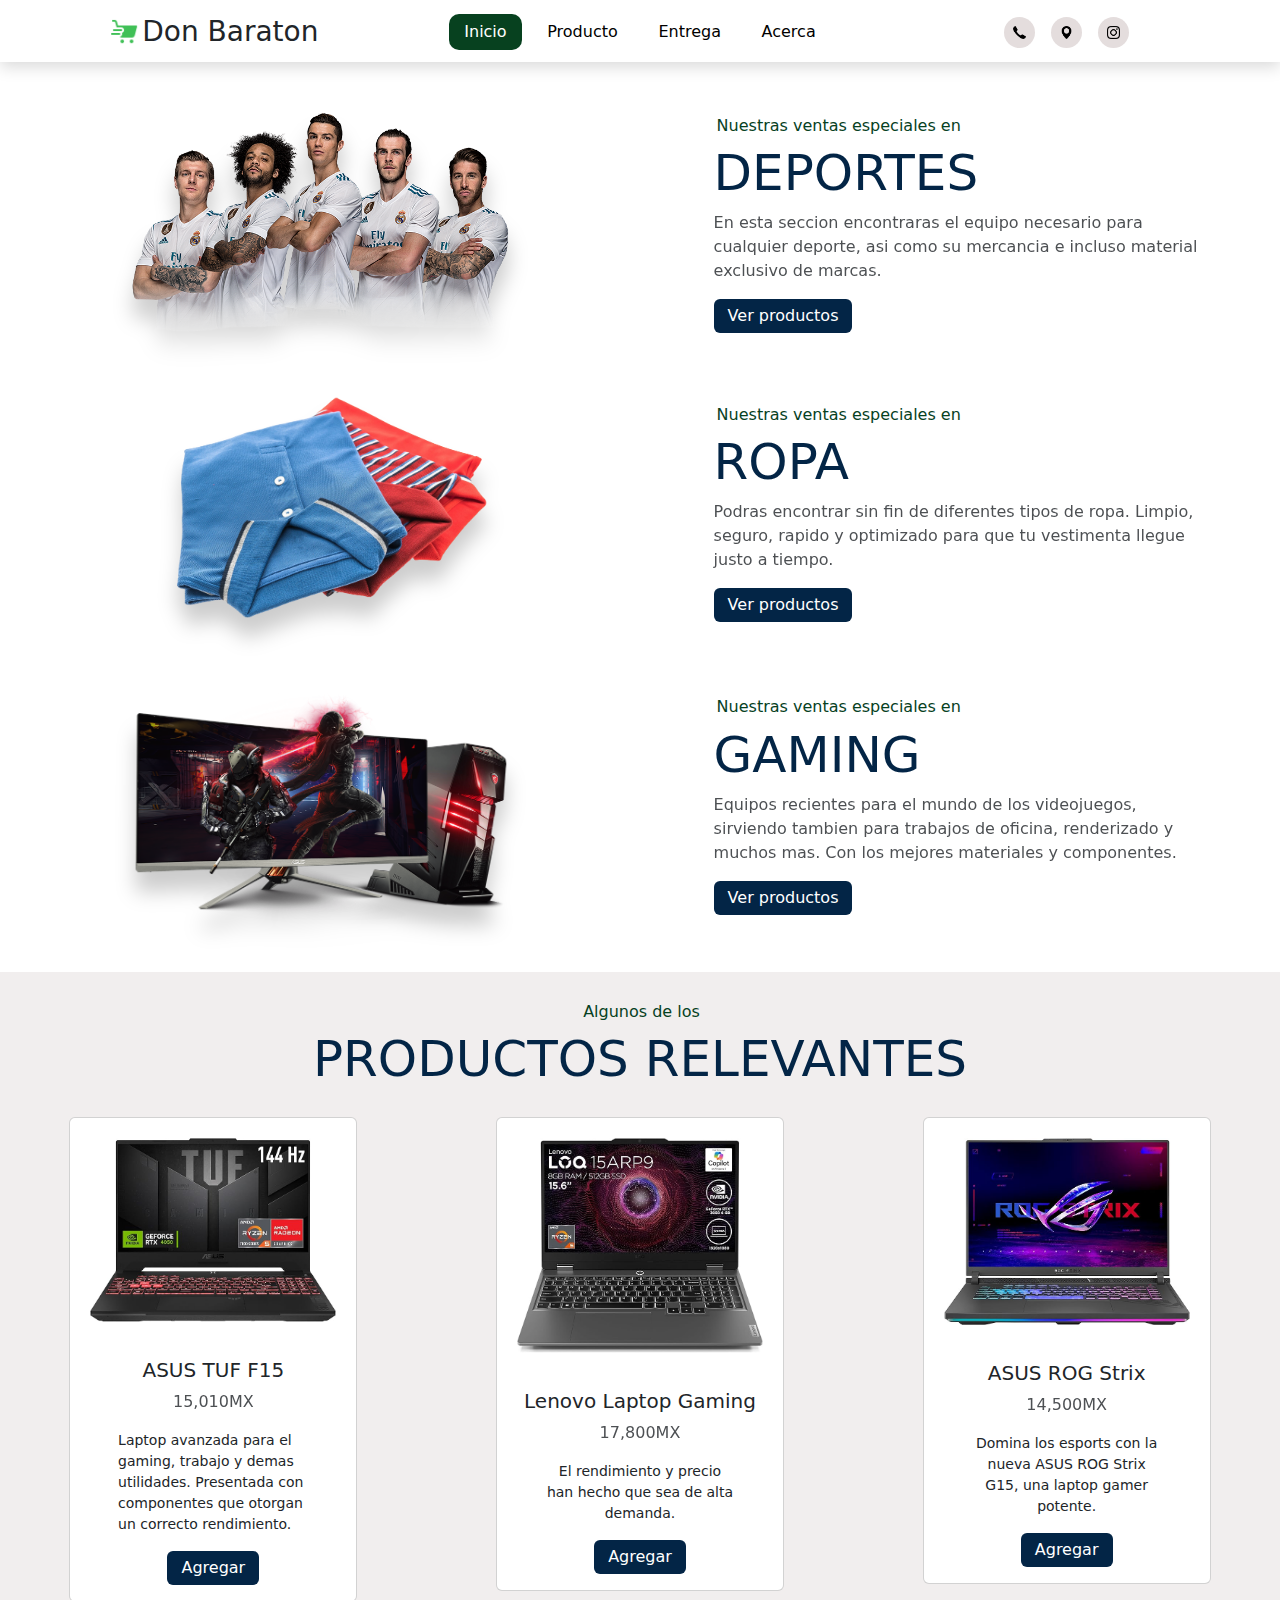
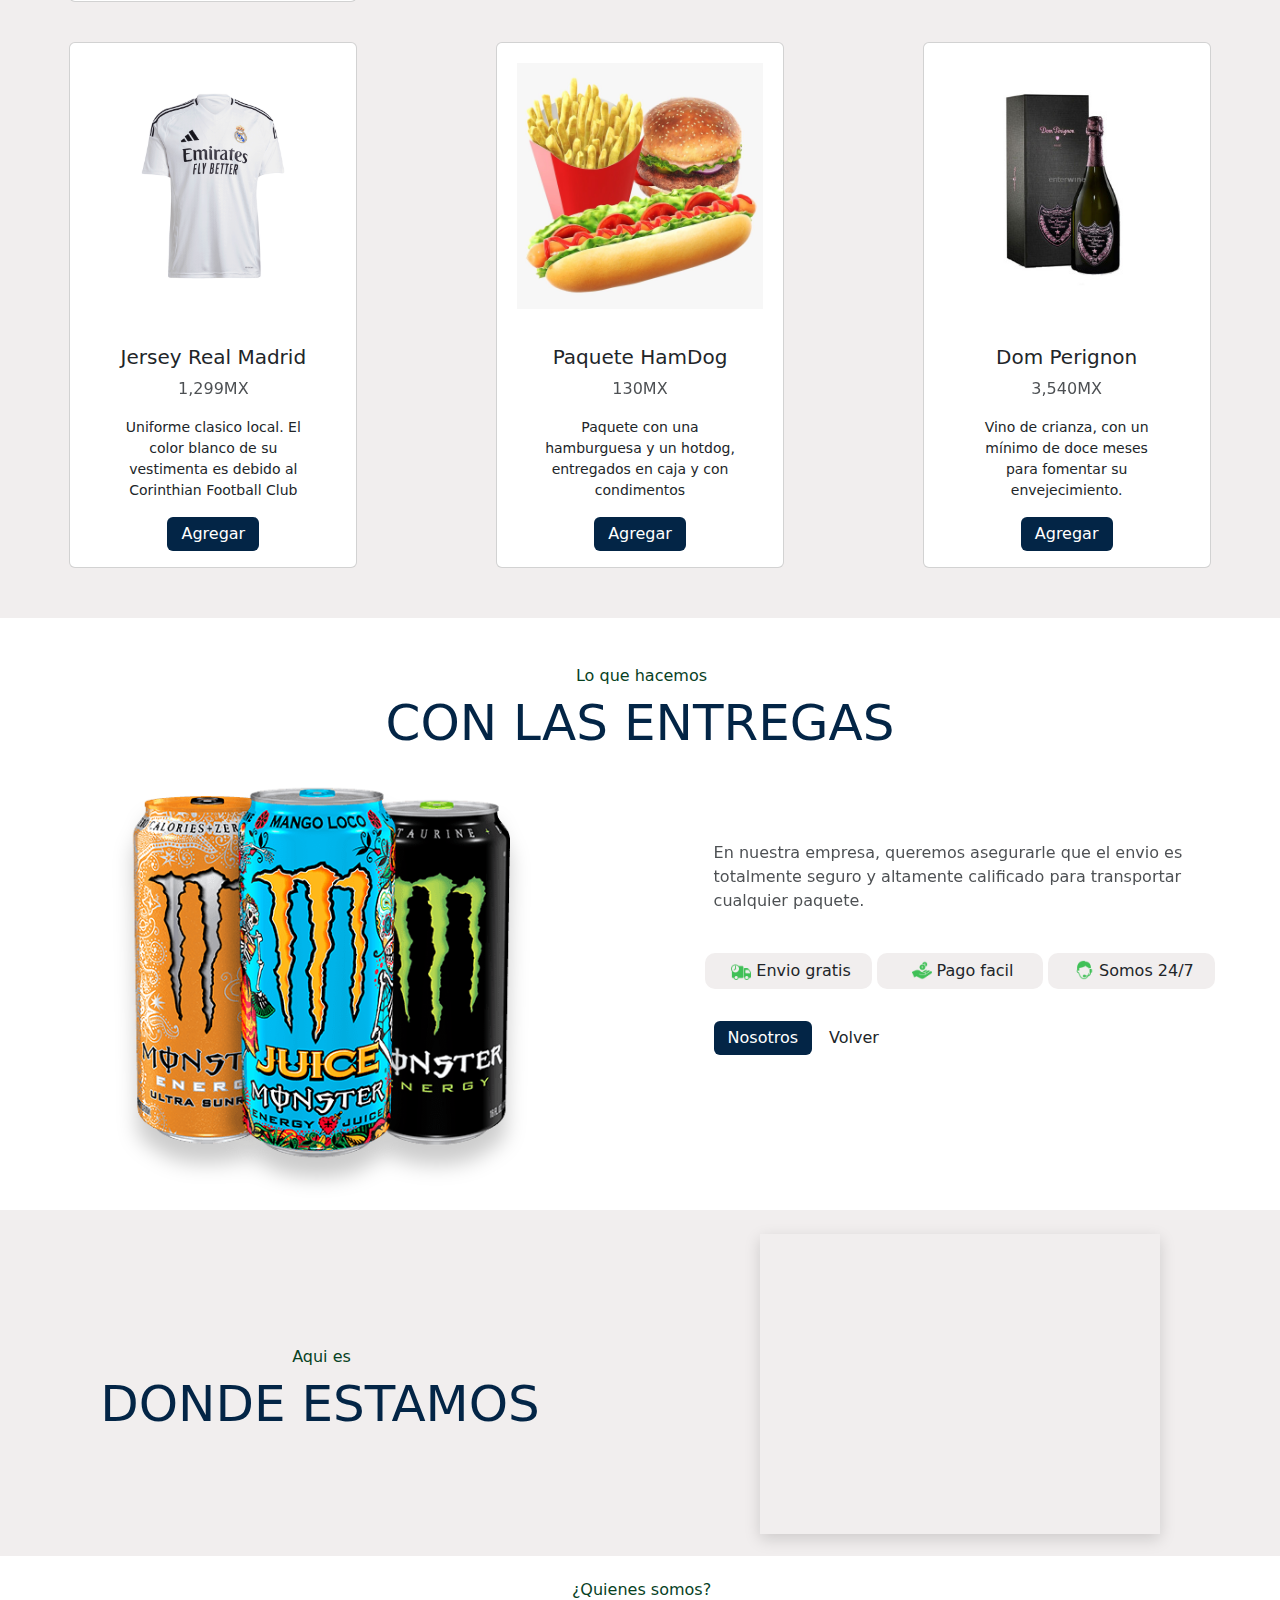
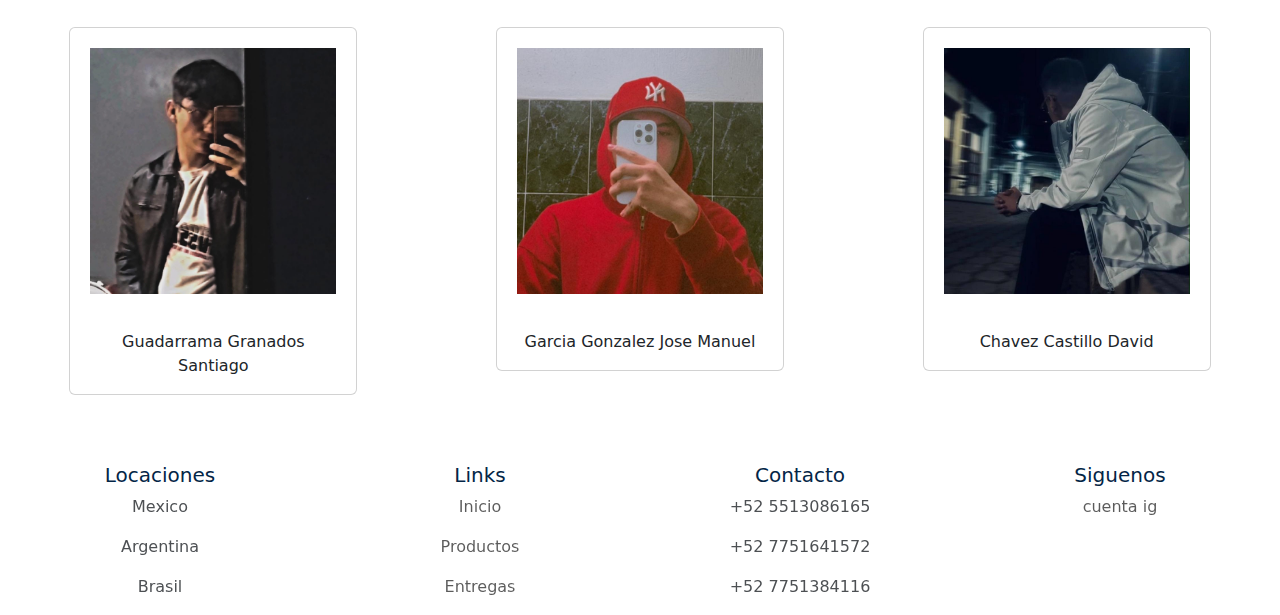
<file: index.html>
<!DOCTYPE html>
<html lang="en">
<head>
    <meta charset="UTF-8">
    <meta name="viewport" content="width=device-width, initial-scale=1.0">
    <title>Don Baraton</title>
    <link rel="icon" href="icon.png">
    <link rel="stylesheet" href="style.css">
    <link rel="stylesheet" href="bootstrap.min.css">
    <script src="bootstrap.min.js"></script>
</head>
<body>
    <div class="container-fluid">
        <div id="contHn" class="row shadowBox">
            <header class="col-12 col-sm-4 col-md-4 centerFlex paddingContHn">
                <img id="iconHeader" src="icon.png" alt="icon">
                <h3 class="m-0">Don Baraton</h3>
            </header>
            <nav id="nav" class="col-12 col-sm-8 col-md-4 centerFlex paddingContHn">
                <a id="navHrefPrin" class="navHref textNoDec" href="">Inicio</a>
                <a class="navHref textNoDec transition" href="#secPr">Producto</a>
                <a class="navHref textNoDec transition" href="#secEn">Entrega</a>
                <a class="navHref textNoDec transition" href="#secMbros">Acerca</a>
            </nav>
            <div id="ops" class="col-0 col-sm-0 col-md-4 centerFlex paddingContHn">
                <a class="centerFlex opsHref transition borderCi" href="#footerPage"><img src="tel.png" alt=""></a>
                <a class="centerFlex opsHref transition borderCi" href="#secUbi"><img src="ubi.png" alt=""></a>
                <a class="centerFlex opsHref transition borderCi" href="https://www.instagram.com/donbaraton.es"><img src="ig.png" alt=""></a>
            </div>
        </div><br><br>
        <section class="row mainAs">
            <aside class="col-12 col-sm-6 col-md-6 centerFlex">
                <center>
                    <img id="imgAside" src="deportes.png" alt="img" class="imgAside transition">
                </center>
            </aside>
            <section class="col-12 col-sm-6 col-md-6 centerFlex">
                <center>
                    <h6 class="h6S textL textSectionMain">Nuestras ventas especiales en</h6>
                    <h1 id="hApart" class="h1S textL textSectionMain">DEPORTES</h1>
                    <p id="infApart" class=" textL textSectionMain pLow">En esta seccion encontraras el equipo necesario para cualquier deporte, asi como
                        su mercancia e incluso material exclusivo de marcas.
                    </p>
                    <div class="centerFlex" style="width: 80%; justify-content: left;">
                        <a id="btnPrinSM" class="btn btn-primary" href="deportes.html">Ver productos</a>
                    </div>
                </center>
            </section>
        </section><br><br>
        <section class="row mainAs">
            <aside class="col-12 col-sm-6 col-md-6 centerFlex">
                <center>
                    <img id="imgAside" src="ropac.png" alt="img" class="imgAside transition">
                </center>
            </aside>
            <section class="col-12 col-sm-6 col-md-6 centerFlex">
                <center>
                    <h6 class="h6S textL textSectionMain">Nuestras ventas especiales en</h6>
                    <h1 id="hApart" class="h1S textL textSectionMain">ROPA</h1>
                    <p id="infApart" class=" textL textSectionMain pLow">Podras encontrar sin fin de diferentes tipos de ropa. Limpio, seguro, rapido
                        y optimizado para que tu vestimenta llegue justo a tiempo.
                    </p>
                    <div class="centerFlex" style="width: 80%; justify-content: left;">
                        <a id="btnPrinSM" class="btn btn-primary" href="ropa.html">Ver productos</a>
                    </div>
                </center>
            </section>
        </section><br><br>
        <section class="row mainAs">
            <aside class="col-12 col-sm-6 col-md-6 centerFlex">
                <center>
                    <img id="imgAside" src="gaming.png" alt="img" class="imgAside transition">
                </center>
            </aside>
            <section class="col-12 col-sm-6 col-md-6 centerFlex">
                <center>
                    <h6 class="h6S textL textSectionMain">Nuestras ventas especiales en</h6>
                    <h1 id="hApart" class="h1S textL textSectionMain">GAMING</h1>
                    <p id="infApart" class=" textL textSectionMain pLow">Equipos recientes para el mundo de los videojuegos, sirviendo tambien para
                        trabajos de oficina, renderizado y muchos mas. Con los mejores materiales y componentes.
                    </p>
                    <div class="centerFlex" style="width: 80%; justify-content: left;">
                        <a id="btnPrinSM" class="btn btn-primary" href="gaming.html">Ver productos</a>
                    </div>
                </center>
            </section>
        </section><br><br>
        <section id="secPr" class="row secSecon">
            <center>
                <h6 class="h6S">Algunos de los</h6>
                <h1 class="h1S">PRODUCTOS RELEVANTES</h1>
            </center>
            <div class="col-sm-6 col-md-4">
                <center>
                <div class="card" style="width: 18rem;">
                    <img src="productOne.jpg" class="card-img-top" alt="ASUS">
                    <div class="card-body">
                        <h5 class="card-title">ASUS TUF F15</h5>
                        <p class="pLow">15,010MX</p>
                        <p class="desPro textL">Laptop avanzada para el gaming, trabajo y demas utilidades. Presentada con componentes que otorgan un correcto rendimiento.</p>
                        <a class="btn btn-primary" href="gaming.html#secPedido">Agregar</a>
                    </div>
                </div>
                </center>
            </div>
            <div class="col-sm-6 col-md-4">
                <center>
                <div class="card" style="width: 18rem;">
                    <img src="productTwo.jpg" class="card-img-top" alt="LENOVO">
                    <div class="card-body">
                        <h5 class="card-title">Lenovo Laptop Gaming</h5>
                        <p class="pLow">17,800MX</p>
                        <p class="desPro">El rendimiento y precio han hecho que sea de alta demanda.</p>
                        <a class="btn btn-primary" href="gaming.html#secPedido">Agregar</a>
                    </div>
                </div>
                </center>
            </div>
            <div class="col-sm-6 col-md-4">
                <center>
                <div class="card" style="width: 18rem;">
                    <img src="productThree.jpg" class="card-img-top" alt="ROG">
                    <div class="card-body">
                        <h5 class="card-title">ASUS ROG Strix</h5>
                        <p class="pLow">14,500MX</p>
                        <p class="desPro">Domina los esports con la nueva ASUS ROG Strix G15, una laptop gamer potente.</p>
                        <a class="btn btn-primary" href="gaming.html#secPedido">Agregar</a>
                    </div>
                </div>
                </center>
            </div>
            <div class="col-sm-6 col-md-4">
                <center>
                <div class="card" style="width: 18rem;">
                    <img src="productFour.jpg" class="card-img-top" alt="REAL">
                    <div class="card-body">
                        <h5 class="card-title">Jersey Real Madrid</h5>
                        <p class="pLow">1,299MX</p>
                        <p class="desPro">Uniforme clasico local. El color blanco de su vestimenta es debido al Corinthian Football Club</p>
                        <a class="btn btn-primary" href="ropa.html#secPedido">Agregar</a>
                    </div>
                </div>
                </center>
            </div>
            <div class="col-sm-6 col-md-4">
                <center>
                <div class="card" style="width: 18rem;">
                    <img src="productFive.jpg" class="card-img-top" alt="HAMDOG">
                    <div class="card-body">
                        <h5 class="card-title">Paquete HamDog</h5>
                        <p class="pLow">130MX</p>
                        <p class="desPro">Paquete con una hamburguesa y un hotdog, entregados en caja y con condimentos</p>
                        <a class="btn btn-primary">Agregar</a>
                    </div>
                </div>
                </center>
            </div>
            <div class="col-sm-6 col-md-4">
                <center>
                <div class="card" style="width: 18rem;">
                    <img src="productSix.jpg" class="card-img-top" alt="DPER">
                    <div class="card-body">
                        <h5 class="card-title">Dom Perignon</h5>
                        <p class="pLow">3,540MX</p>
                        <p class="desPro">Vino de crianza, con un mínimo de doce meses para fomentar su envejecimiento.</p>
                        <a class="btn btn-primary">Agregar</a>
                    </div>
                </div>
                </center>
            </div>
        </section><br><br>
        <section id="secEn" class="row">
            <center>
                <h6 class="h6S">Lo que hacemos</h6>
                <h1 class="h1S">CON LAS ENTREGAS</h1><br>
            </center>
            <aside class="col-12 col-sm-6 col-md-6 centerFlex">
                <center>
                    <img src="bebidas.png" alt="img" class="imgAside transition">
                </center>
            </aside>
            <section class="col-12 col-sm-6 col-md-6 centerFlex">
                <center>
                    <p id="infApart" class=" textL textSectionMain pLow">En nuestra empresa, queremos asegurarle que el envio
                        es totalmente seguro y altamente calificado para transportar cualquier paquete.
                    </p><br>
                    <label class="lblEn p6Tod transition"><img class="imgEn" src="ent.png" alt="">Envio gratis</label>
                    <label class="lblEn p6Tod transition"><img class="imgEn" src="pag.png" alt="">Pago facil</label>
                    <label class="lblEn p6Tod transition"><img class="imgEn" src="ser.png" alt="">Somos 24/7</label>
                    <div class="centerFlex" style="width: 80%; justify-content: left;">
                        <a id="btnNos" class="btn btn-primary" href="#footerPage">Nosotros</a>
                        <a id="btnSubir" class="btn" href="#contHn">Volver</a>
                    </div><br><br>
                </center>
            </section>     
        </section><br><br>
        <section id="secUbi" class="row secSecon" style="overflow: hidden;">
            <div class="col-md-6 centerFlex">
                <center><br>
                    <h6 class="h6S">Aqui es</h6>
                    <h1 class="h1S">DONDE ESTAMOS</h1>
                </center>
            </div>
            <div class="col-md-6"><br><center>
                <iframe class="shadowBox" src="https://www.google.com/maps/embed?pb=!1m18!1m12!1m3!1d5042.7882677305115!2d-98.5767425749717!3d19.77449693165886!2m3!1f0!2f0!3f0!3m2!1i1024!2i768!4f13.1!3m3!1m2!1s0x85d1b673fa4c077d%3A0xaa77654eae2e23f6!2sDHL%20SAHAGUN!5e0!3m2!1ses!2smx!4v1732875348003!5m2!1ses!2smx" width="400" height="300" style="border:0;" allowfullscreen="" loading="lazy" referrerpolicy="no-referrer-when-downgrade"></iframe>
            </center></div>
        </section><br>
        <section id="secMbros" class="row">
            <center>
                <h6 class="h6S">¿Quienes somos?</h6>
            </center>
            <div class="col-md-4 col-sm-12">
                <center>
                    <div class="card" style="width: 18rem;">
                        <img src="a1.jpg" class="card-img-top" alt="Santiago">
                        <div class="card-body">
                            <p class="card-text">Guadarrama Granados Santiago</p>
                        </div>
                    </div>
                </center>
            </div>
            <div class="col-md-4 col-sm-12">
                <center>
                    <div class="card" style="width: 18rem;">
                        <img src="a2.jpg" class="card-img-top" alt="Manuel">
                        <div class="card-body">
                            <p class="card-text">Garcia Gonzalez Jose Manuel</p>
                        </div>
                    </div>
                </center>
            </div>
            <div class="col-md-4 col-sm-12">
                <center>
                    <div class="card" style="width: 18rem;">
                        <img src="a3.jpg" class="card-img-top" alt="David">
                        <div class="card-body">
                            <p class="card-text">Chavez Castillo David</p>
                        </div>
                    </div>
                </center>
            </div>
        </section><br><br>
        <footer id="footerPage" class="row">
            <div class="col-md-3">
                <center>
                    <h1 class="h1Footer">Locaciones</h1>
                    <p class="pLow">Mexico</p>
                    <p class="pLow">Argentina</p>
                    <p class="pLow">Brasil</p>
                </center>
            </div>
            <div class="col-md-3">
                <center>
                    <h1 class="h1Footer">Links</h1>
                    <p class="pLow"><a class="textNoDec" href="#contHn">Inicio</a></p>
                    <p class="pLow"><a class="textNoDec" href="#secPr">Productos</a></p>
                    <p class="pLow"><a class="textNoDec" href="#secEn">Entregas</a></p>
                </center>
            </div>
            <div class="col-md-3">
                <center>
                    <h1 class="h1Footer">Contacto</h1>
                    <p class="pLow">+52 5513086165</p>
                    <p class="pLow">+52 7751641572</p>
                    <p class="pLow">+52 7751384116</p>
                </center>
            </div>
            <div class="col-md-3">
                <center>
                    <h1 class="h1Footer">Siguenos</h1>
                    <p class="pLow"><a class="textNoDec" href="#https://instagram.com/">cuenta ig</a></p>
                </center>
            </div>
        </footer>
    </div>
</body>
</html>
</file>
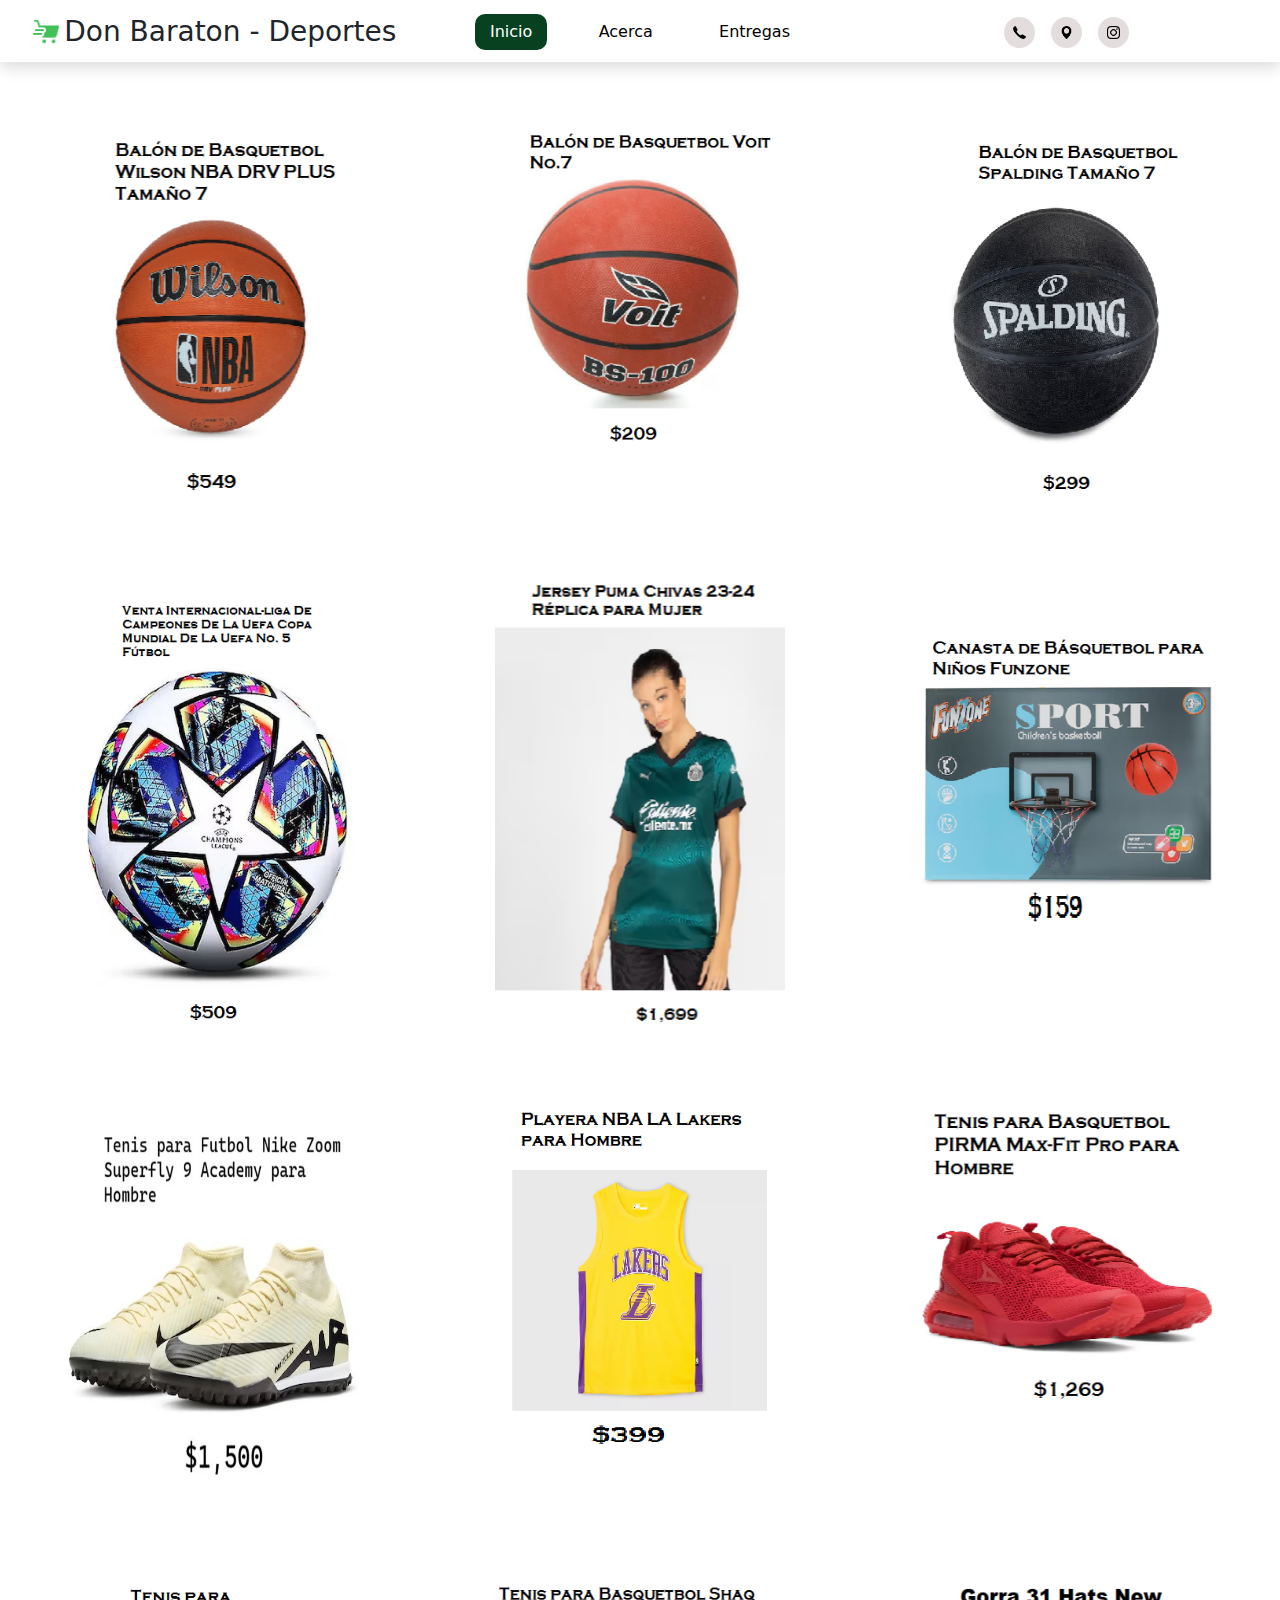
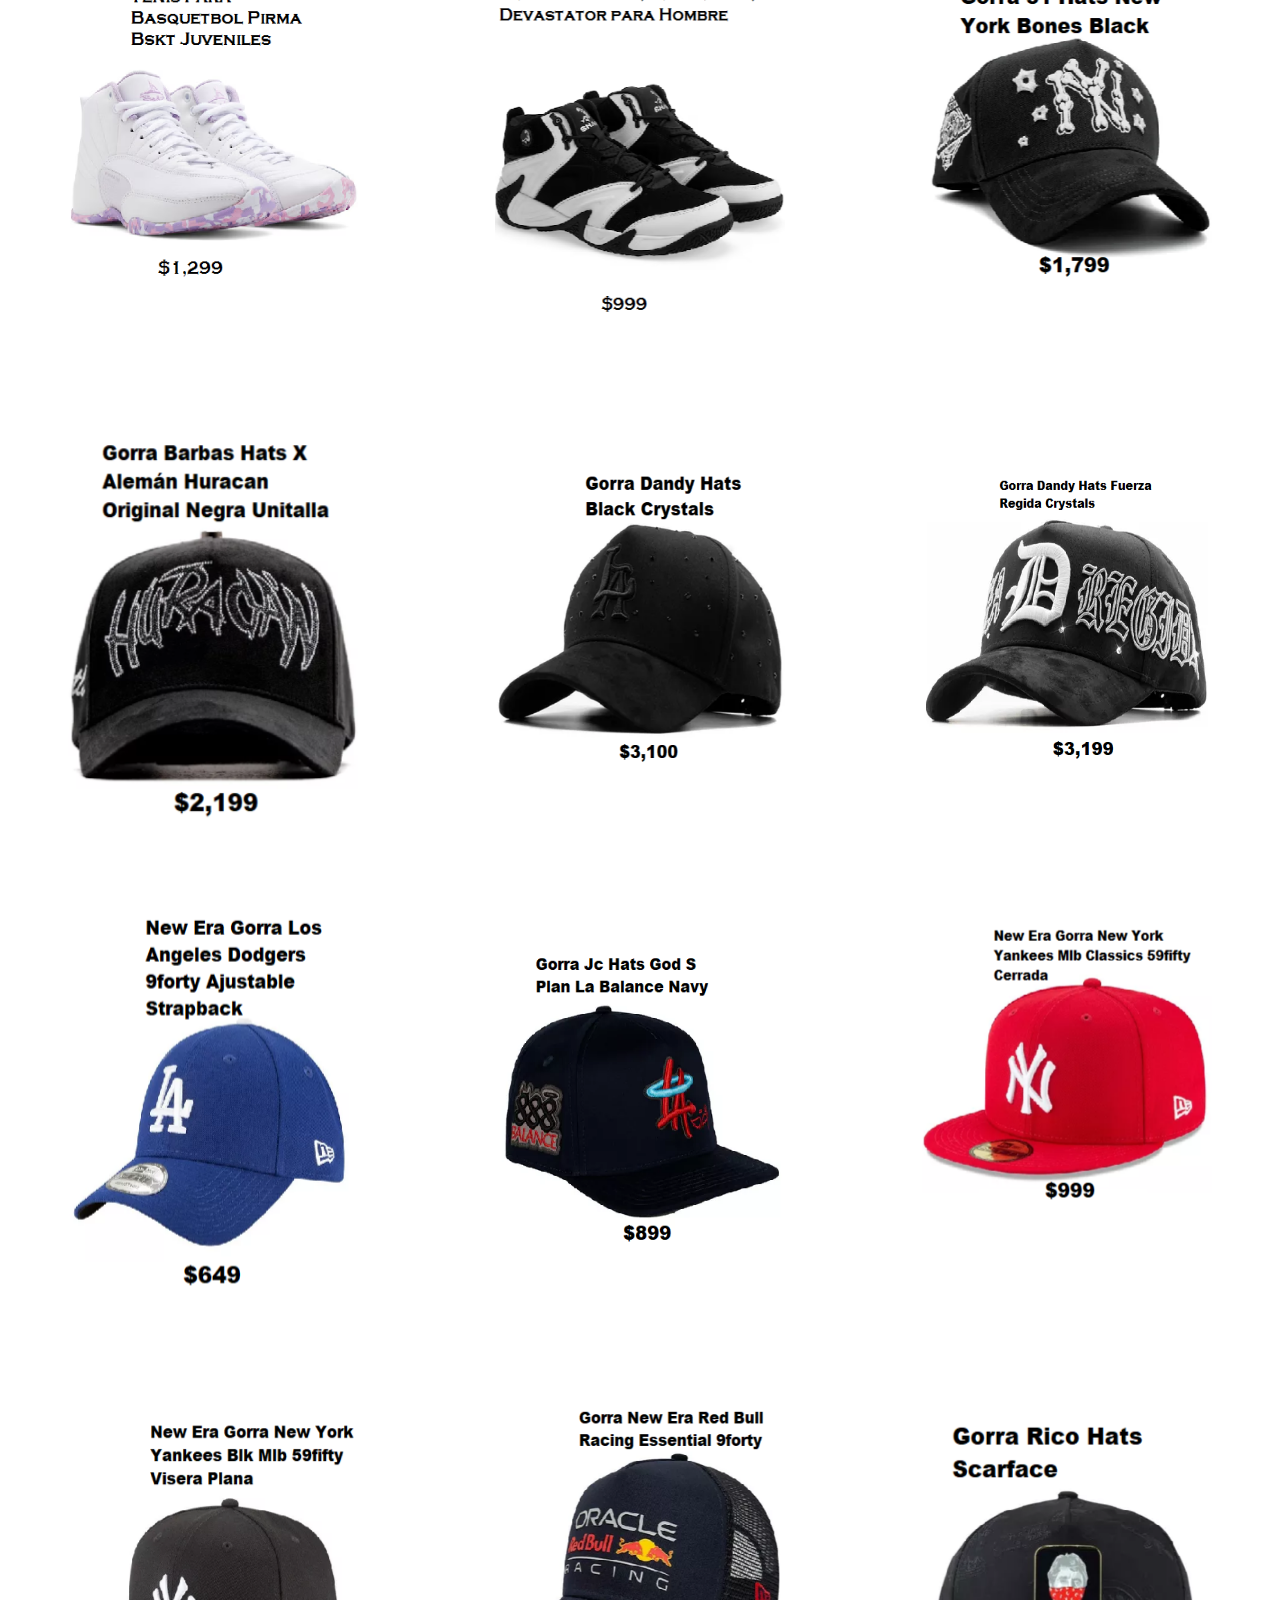
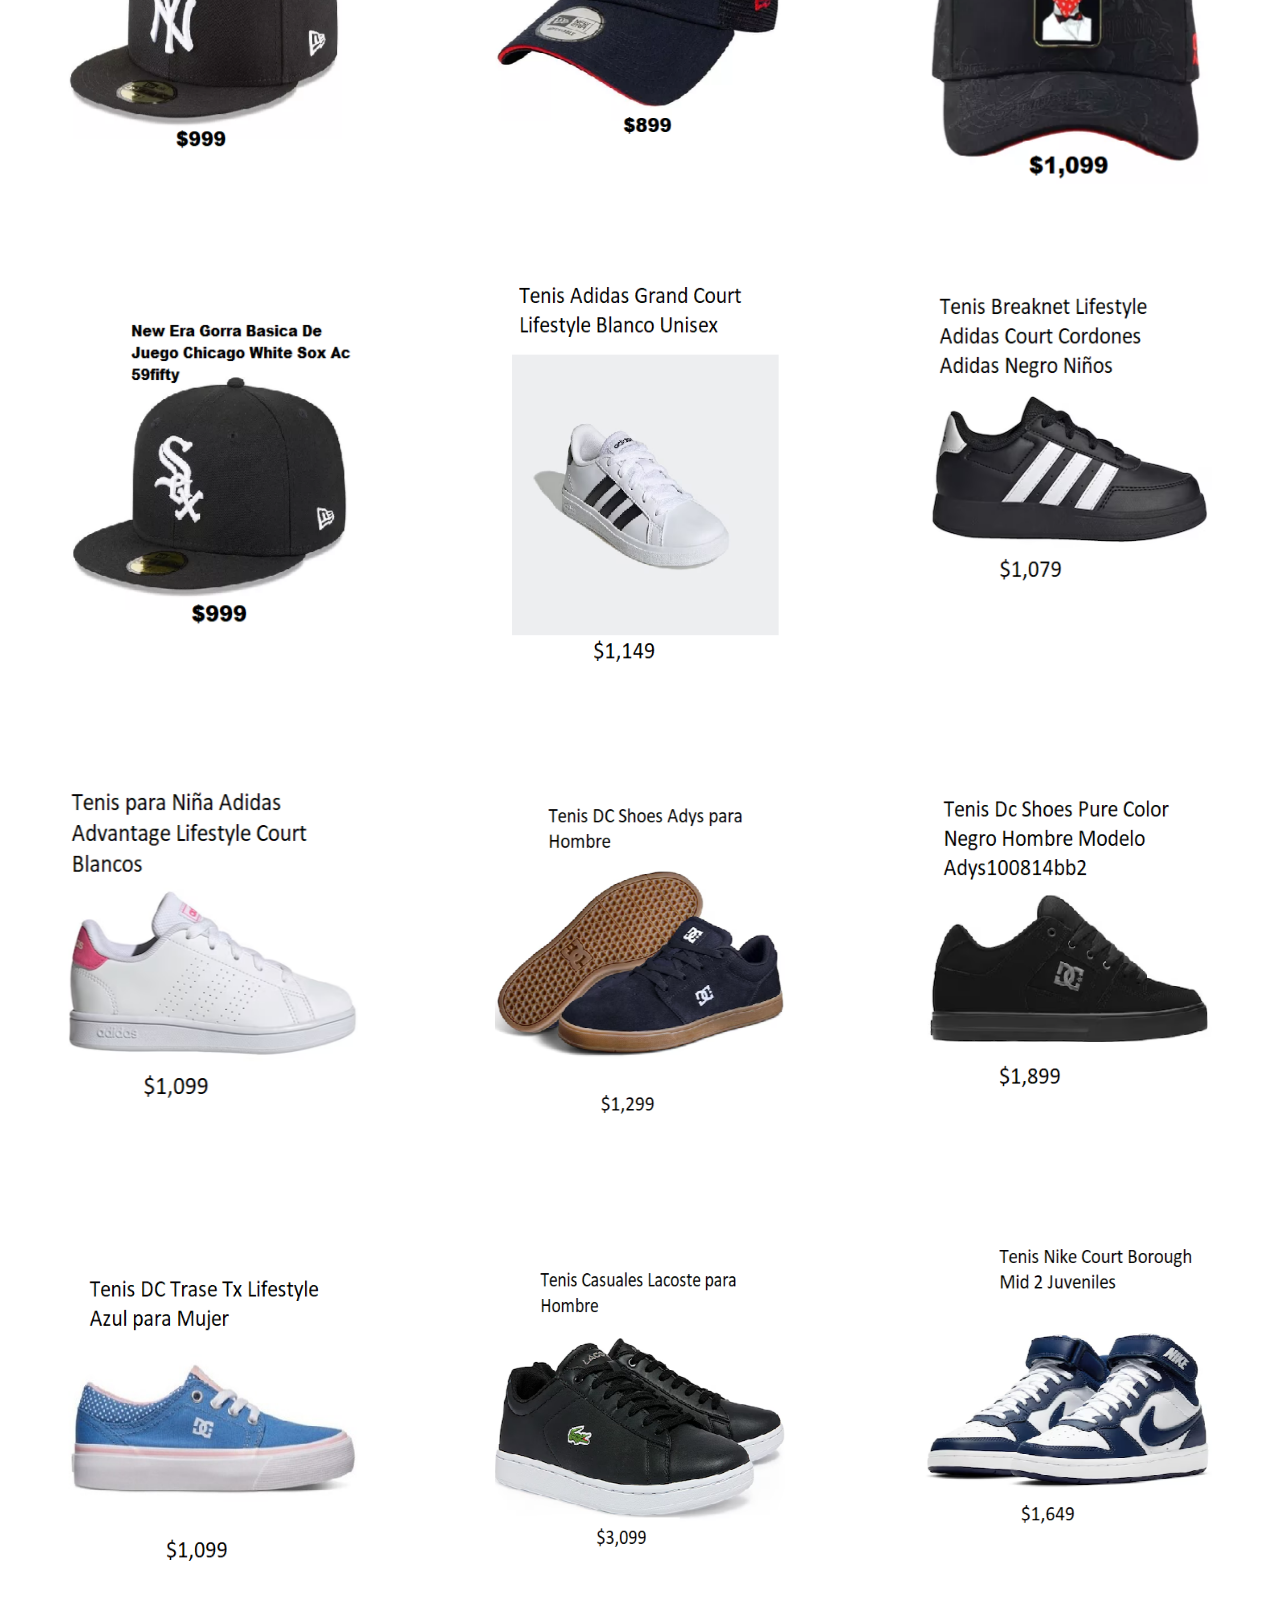
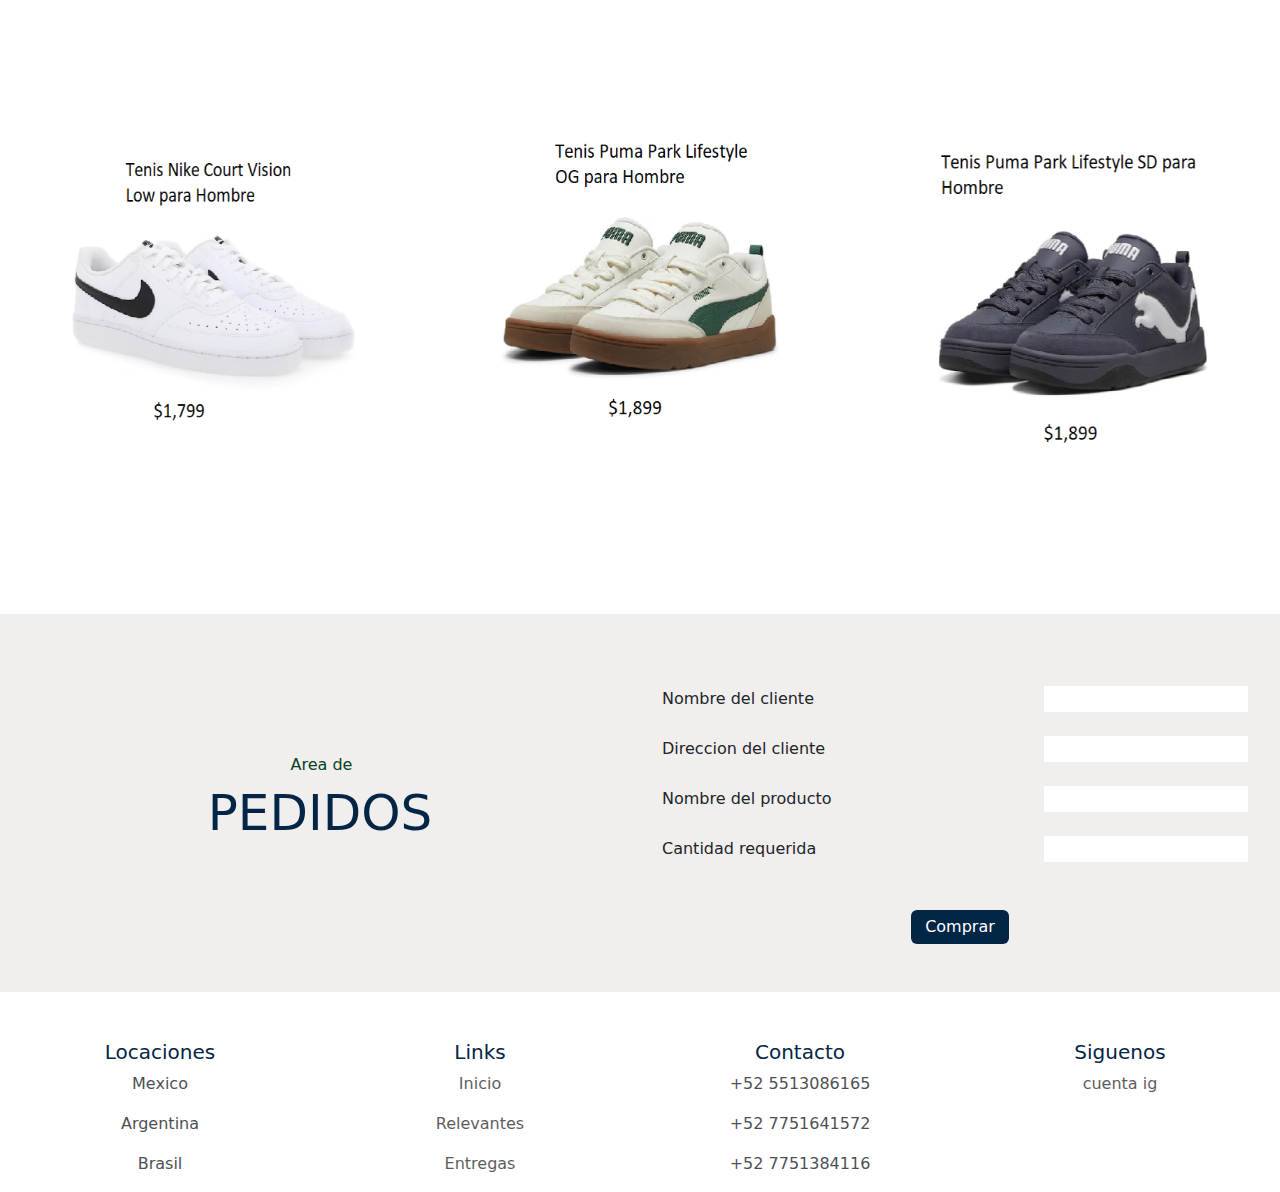
<file: deportes.html>
<!DOCTYPE html>
<html lang="en">
<head>
    <meta charset="UTF-8">
    <meta name="viewport" content="width=device-width, initial-scale=1.0">
    <title>Don Baraton</title>
    <link rel="icon" href="icon.png">
    <link rel="stylesheet" href="style.css">
    <link rel="stylesheet" href="bootstrap.min.css">
    <script src="bootstrap.min.js"></script>
</head>
<body>
    <div class="container-fluid">
        <div id="contHn" class="row shadowBox">
            <header class="col-12 col-sm-4 col-md-4 centerFlex paddingContHn">
                <img id="iconHeader" src="icon.png" alt="icon">
                <h3 class="m-0">Don Baraton - Deportes</h3>
            </header>
            <nav id="nav" class="col-12 col-sm-8 col-md-4 centerFlex paddingContHn">
                <a id="navHrefPrin" class="navHref textNoDec" href="index.html">Inicio</a>
                <a class="navHref textNoDec transition" href="index.html#secMbros">Acerca</a>
                <a class="navHref textNoDec transition" href="index.html#secEn">Entregas</a>
                <a id="categoria" class="navHref textNoDec transition disabled">deportes</a>
            </nav>
            <div id="ops" class="col-0 col-sm-0 col-md-4 centerFlex paddingContHn">
                <a class="centerFlex opsHref transition borderCi" href="#secPedido"><img src="tel.png" alt=""></a>
                <a class="centerFlex opsHref transition borderCi" href="index.html#secUbi"><img src="ubi.png" alt=""></a>
                <a class="centerFlex opsHref transition borderCi" href="https://www.instagram.com/donbaraton.es"><img src="ig.png" alt=""></a>
            </div>
        </div><br>
        <main id="secMain" class="row">
            <div class="col-12 col-sm-6 col-md-4 centerFlex">
                <img src="1.png" alt="" class="imgPro">
            </div>
            <div class="col-12 col-sm-6 col-md-4 centerFlex">
                <img src="2.png" alt="" class="imgPro">
            </div>
            <div class="col-12 col-sm-6 col-md-4 centerFlex">
                <img src="3.png" alt="" class="imgPro">
            </div>
            <div class="col-12 col-sm-6 col-md-4 centerFlex">
                <img src="4.png" alt="" class="imgPro">
            </div>
            <div class="col-12 col-sm-6 col-md-4 centerFlex">
                <img src="5.png" alt="" class="imgPro">
            </div>
            <div class="col-12 col-sm-6 col-md-4 centerFlex">
                <img src="6.png" alt="" class="imgPro">
            </div>
            <div class="col-12 col-sm-6 col-md-4 centerFlex">
                <img src="7.png" alt="" class="imgPro">
            </div>
            <div class="col-12 col-sm-6 col-md-4 centerFlex">
                <img src="8.png" alt="" class="imgPro">
            </div>
            <div class="col-12 col-sm-6 col-md-4 centerFlex">
                <img src="9.png" alt="" class="imgPro">
            </div>
            <div class="col-12 col-sm-6 col-md-4 centerFlex">
                <img src="10.png" alt="" class="imgPro">
            </div>
            <div class="col-12 col-sm-6 col-md-4 centerFlex">
                <img src="11.png" alt="" class="imgPro">
            </div>
            <div class="col-12 col-sm-6 col-md-4 centerFlex">
                <img src="12.png" alt="" class="imgPro">
            </div>
            <div class="col-12 col-sm-6 col-md-4 centerFlex">
                <img src="13.png" alt="" class="imgPro">
            </div>
            <div class="col-12 col-sm-6 col-md-4 centerFlex">
                <img src="14.png" alt="" class="imgPro">
            </div>
            <div class="col-12 col-sm-6 col-md-4 centerFlex">
                <img src="15.png" alt="" class="imgPro">
            </div>
            <div class="col-12 col-sm-6 col-md-4 centerFlex">
                <img src="16.png" alt="" class="imgPro">
            </div>
            <div class="col-12 col-sm-6 col-md-4 centerFlex">
                <img src="17.png" alt="" class="imgPro">
            </div>
            <div class="col-12 col-sm-6 col-md-4 centerFlex">
                <img src="18.png" alt="" class="imgPro">
            </div>
            <div class="col-12 col-sm-6 col-md-4 centerFlex">
                <img src="19.png" alt="" class="imgPro">
            </div>
            <div class="col-12 col-sm-6 col-md-4 centerFlex">
                <img src="20.png" alt="" class="imgPro">
            </div>
            <div class="col-12 col-sm-6 col-md-4 centerFlex">
                <img src="21.png" alt="" class="imgPro">
            </div>
            <div class="col-12 col-sm-6 col-md-4 centerFlex">
                <img src="22.png" alt="" class="imgPro">
            </div>
            <div class="col-12 col-sm-6 col-md-4 centerFlex">
                <img src="23.png" alt="" class="imgPro">
            </div>
            <div class="col-12 col-sm-6 col-md-4 centerFlex">
                <img src="24.png" alt="" class="imgPro">
            </div>
            <div class="col-12 col-sm-6 col-md-4 centerFlex">
                <img src="25.png" alt="" class="imgPro">
            </div>
            <div class="col-12 col-sm-6 col-md-4 centerFlex">
                <img src="26.png" alt="" class="imgPro">
            </div>
            <div class="col-12 col-sm-6 col-md-4 centerFlex">
                <img src="27.png" alt="" class="imgPro">
            </div>
            <div class="col-12 col-sm-6 col-md-4 centerFlex">
                <img src="28.png" alt="" class="imgPro">
            </div>
            <div class="col-12 col-sm-6 col-md-4 centerFlex">
                <img src="29.png" alt="" class="imgPro">
            </div>
            <div class="col-12 col-sm-6 col-md-4 centerFlex">
                <img src="30.png" alt="" class="imgPro">
            </div>
            <div class="col-12 col-sm-6 col-md-4 centerFlex">
                <img src="31.png" alt="" class="imgPro">
            </div>
            <div class="col-12 col-sm-6 col-md-4 centerFlex">
                <img src="32.png" alt="" class="imgPro">
            </div>
            <div class="col-12 col-sm-6 col-md-4 centerFlex">
                <img src="33.png" alt="" class="imgPro">
            </div>
        </main><br><br>
        <section id="secPedido" class="row secSecon pt-4">
            <div class="col-md-6 centerFlex">
                <center>
                    <h6 class="h6S">Area de</h6>
                    <h1 class="h1S">PEDIDOS</h1><br>
                </center>
            </div>
            <div class="col-md-6"><br><br>
                <center>
                    <form action="">
                        <div class="divLI centerFlex"><label for="">Nombre del cliente</label><input type="text" required title="Nombre"></div><br>
                        <div class="divLI centerFlex"><label for="">Direccion del cliente</label><input type="text" required title="Direccion"></div><br>
                        <div class="divLI centerFlex"><label for="">Nombre del producto</label><input type="text" required title="Producto"></div><br>
                        <div class="divLI centerFlex"><label for="">Cantidad requerida</label><input type="text" required title="Cantidad"></div><br><br>
                        <input id="btnCompra" type="submit" class="btn btn-primary" value="Comprar">
                    </form>
                </center><br><br>
            </div>
        </section><br><br>
        <footer id="footerPage" class="row">
            <div class="col-md-3">
                <center>
                    <h1 class="h1Footer">Locaciones</h1>
                    <p class="pLow">Mexico</p>
                    <p class="pLow">Argentina</p>
                    <p class="pLow">Brasil</p>
                </center>
            </div>
            <div class="col-md-3">
                <center>
                    <h1 class="h1Footer">Links</h1>
                    <p class="pLow"><a class="textNoDec" href="index.html">Inicio</a></p>
                    <p class="pLow"><a class="textNoDec" href="index.html#secPr">Relevantes</a></p>
                    <p class="pLow"><a class="textNoDec" href="index.html#secEn">Entregas</a></p>
                </center>
            </div>
            <div class="col-md-3">
                <center>
                    <h1 class="h1Footer">Contacto</h1>
                    <p class="pLow">+52 5513086165</p>
                    <p class="pLow">+52 7751641572</p>
                    <p class="pLow">+52 7751384116</p>
                </center>
            </div>
            <div class="col-md-3">
                <center>
                    <h1 class="h1Footer">Siguenos</h1>
                    <p class="pLow"><a class="textNoDec" href="#https://instagram.com/">cuenta ig</a></p>
                </center>
            </div>
        </footer>
</body>
</html>
</file>
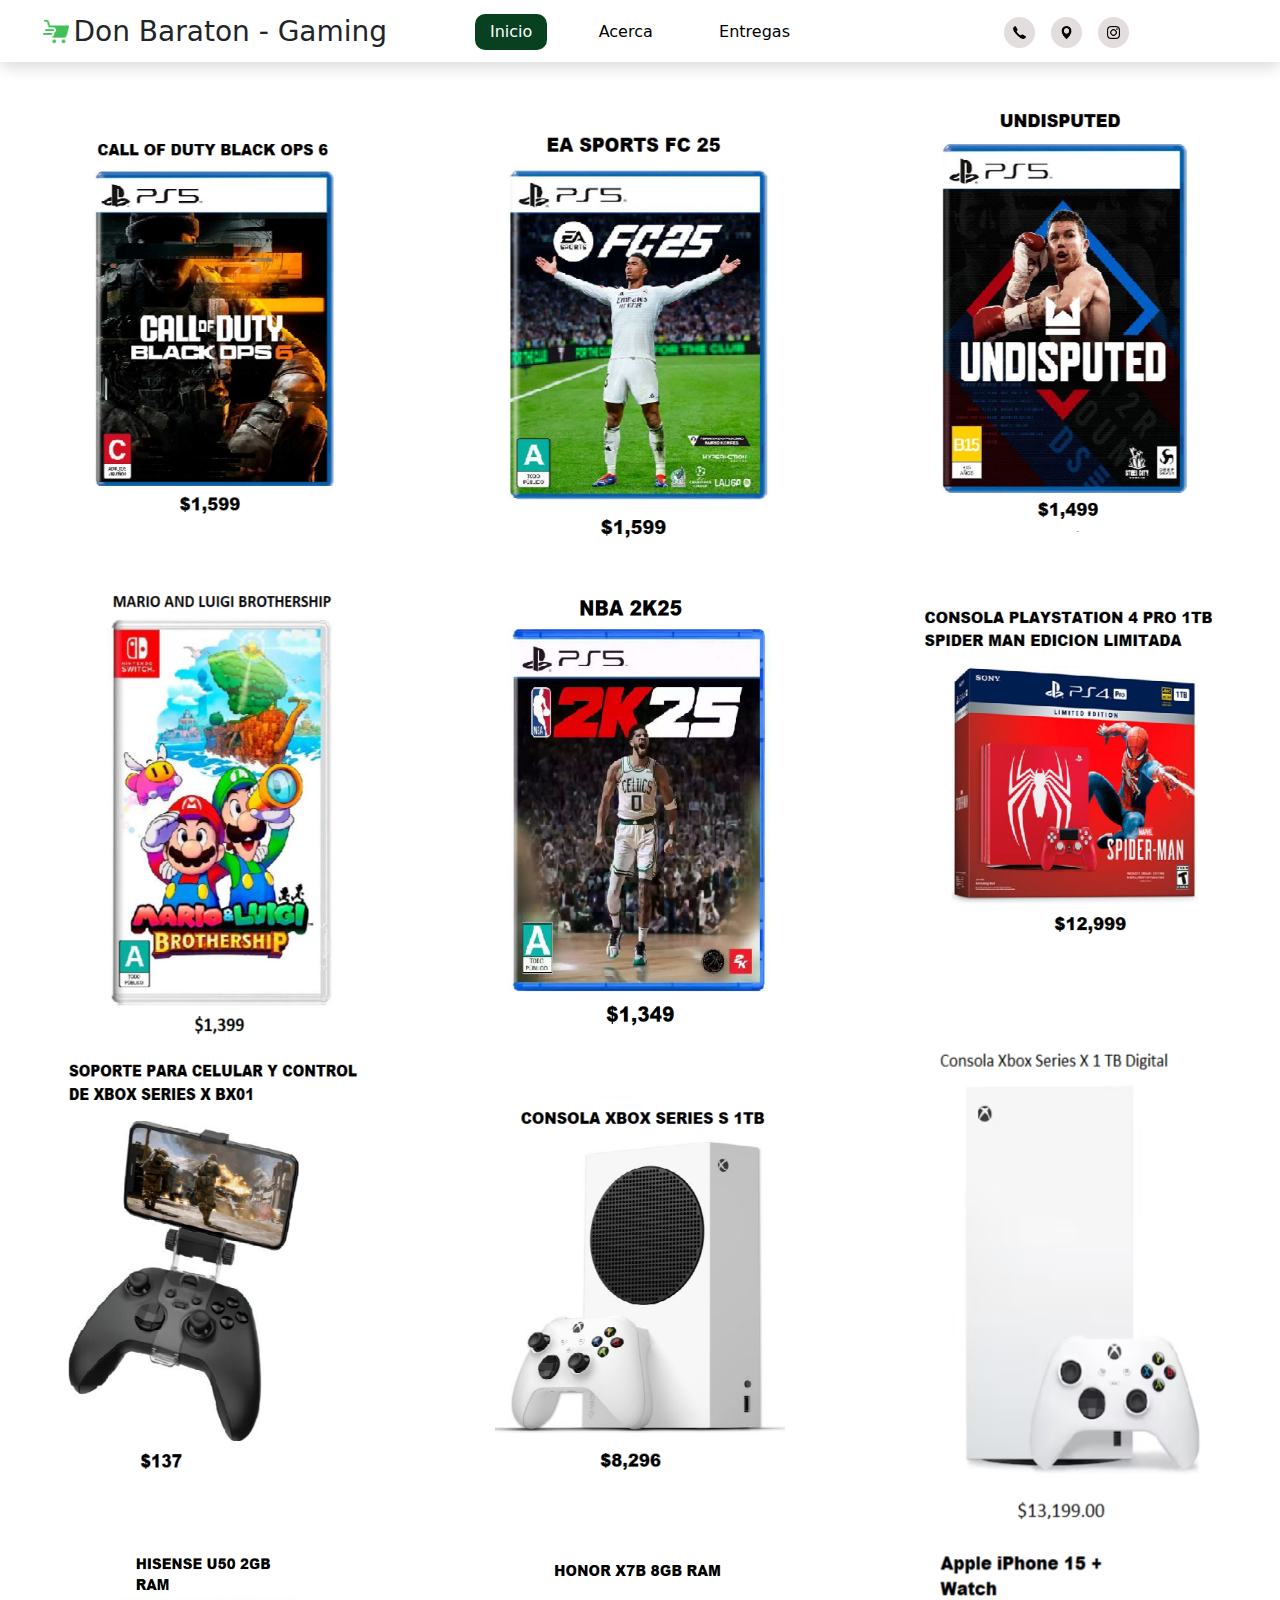
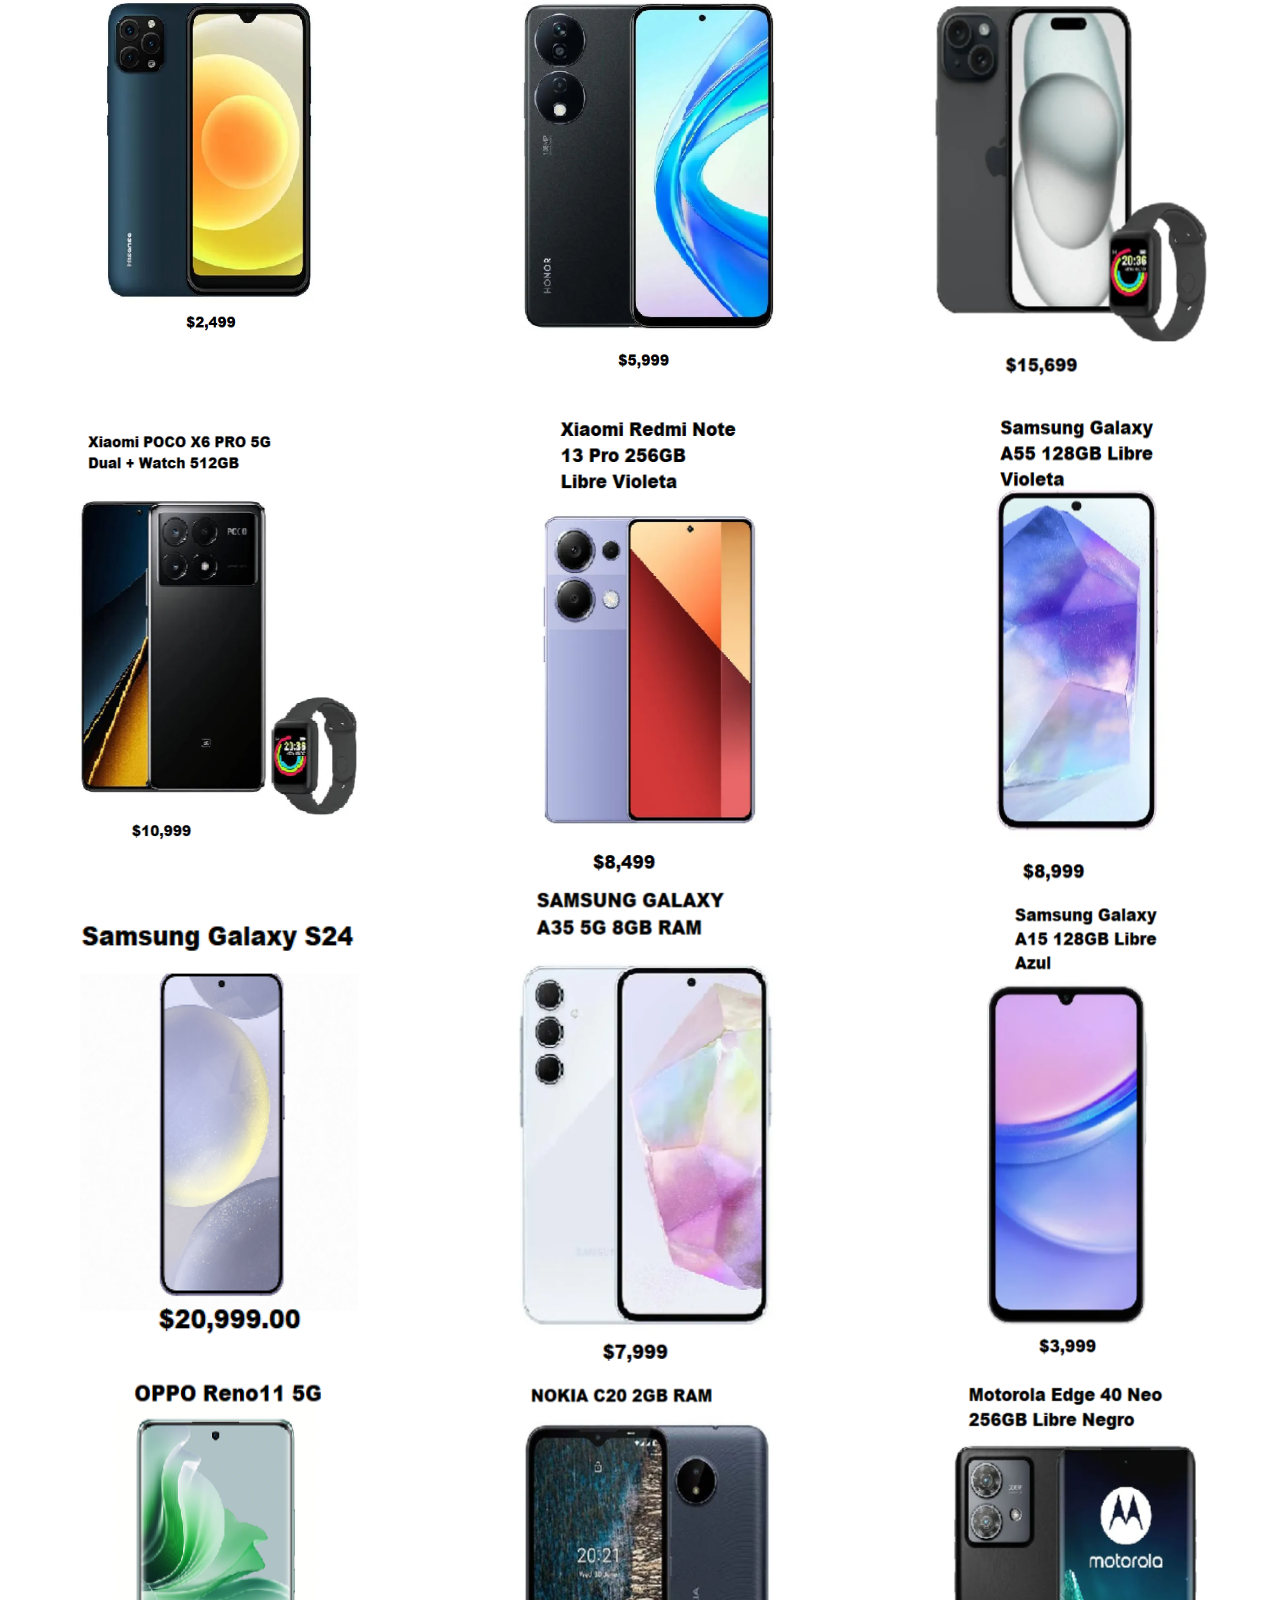
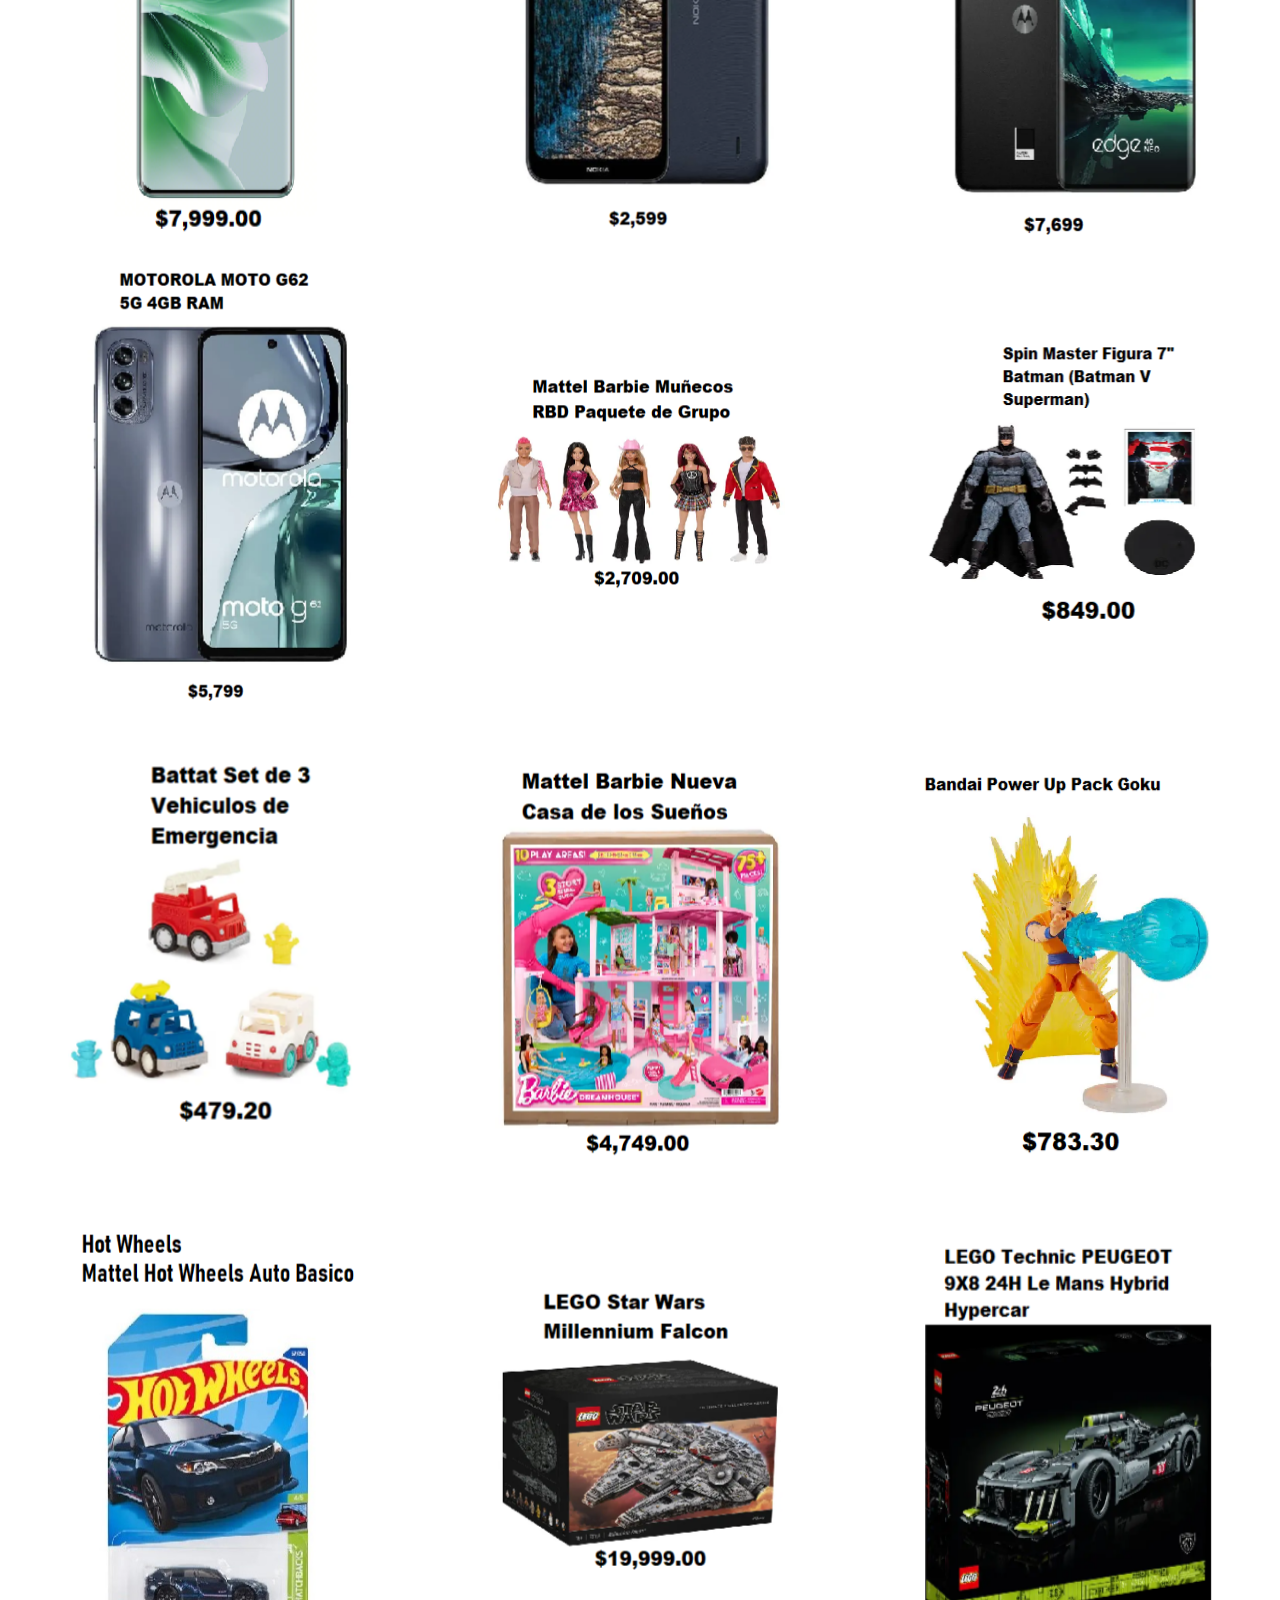
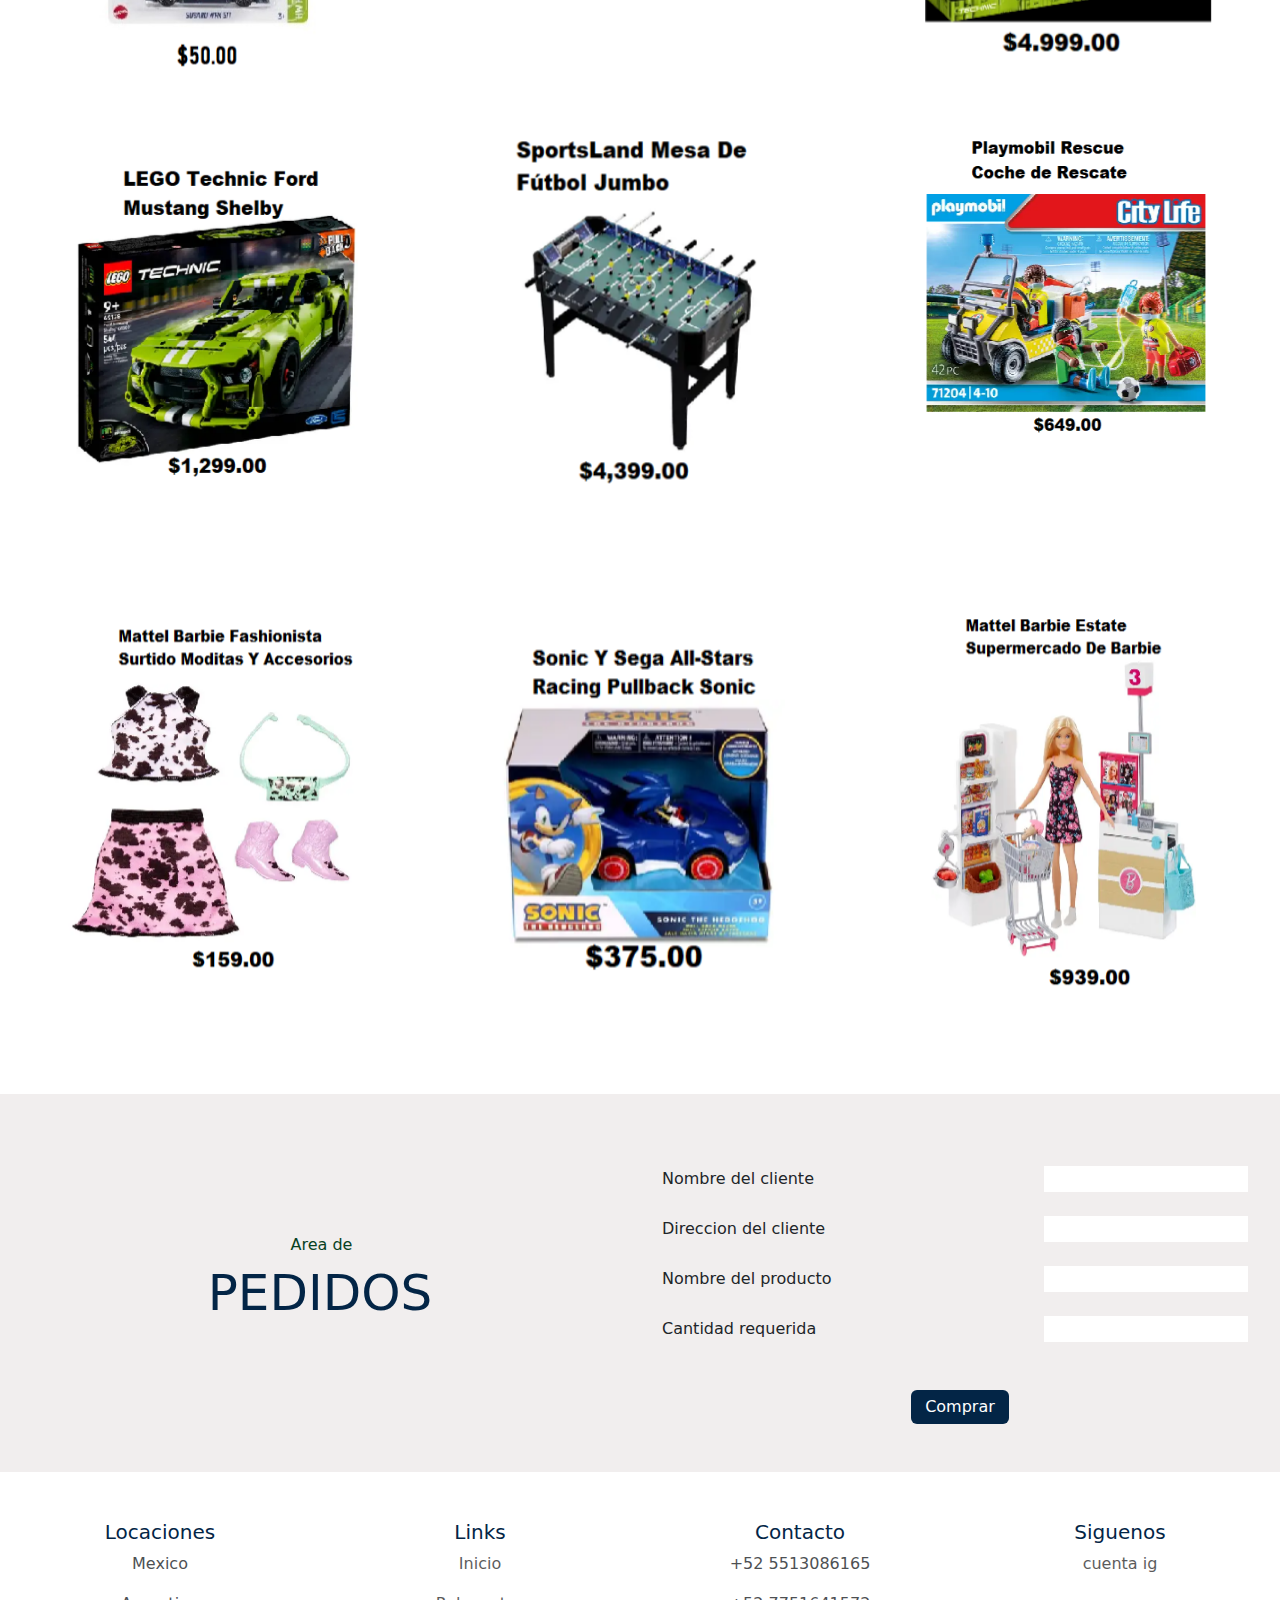
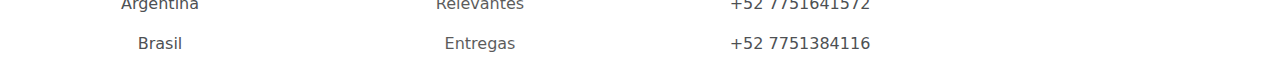
<file: gaming.html>
<!DOCTYPE html>
<html lang="en">
<head>
    <meta charset="UTF-8">
    <meta name="viewport" content="width=device-width, initial-scale=1.0">
    <title>Don Baraton</title>
    <link rel="icon" href="icon.png">
    <link rel="stylesheet" href="style.css">
    <link rel="stylesheet" href="bootstrap.min.css">
    <script src="bootstrap.min.js"></script>
</head>
<body>
    <div class="container-fluid">
        <div id="contHn" class="row shadowBox">
            <header class="col-12 col-sm-4 col-md-4 centerFlex paddingContHn">
                <img id="iconHeader" src="icon.png" alt="icon">
                <h3 class="m-0">Don Baraton - Gaming</h3>
            </header>
            <nav id="nav" class="col-12 col-sm-8 col-md-4 centerFlex paddingContHn">
                <a id="navHrefPrin" class="navHref textNoDec" href="index.html">Inicio</a>
                <a class="navHref textNoDec transition" href="index.html#secMbros">Acerca</a>
                <a class="navHref textNoDec transition" href="index.html#secEn">Entregas</a>
                <a id="categoria" class="navHref textNoDec transition disabled">gaming</a>
            </nav>
            <div id="ops" class="col-0 col-sm-0 col-md-4 centerFlex paddingContHn">
                <a class="centerFlex opsHref transition borderCi" href="#secPedido"><img src="tel.png" alt=""></a>
                <a class="centerFlex opsHref transition borderCi" href="index.html#secUbi"><img src="ubi.png" alt=""></a>
                <a class="centerFlex opsHref transition borderCi" href="https://www.instagram.com/donbaraton.es"><img src="ig.png" alt=""></a>
            </div>
        </div><br>
        <main id="secMain" class="row" style="overflow: hidden;">
            <div class="col-12 col-sm-6 col-md-4 centerFlex">
                <img src="g1.png" alt="" class="imgPro">
            </div>
            <div class="col-12 col-sm-6 col-md-4 centerFlex">
                <img src="g3.png" alt="" class="imgPro">
            </div>
            <div class="col-12 col-sm-6 col-md-4 centerFlex">
                <img src="g4.png" alt="" class="imgPro">
            </div>
            <div class="col-12 col-sm-6 col-md-4 centerFlex">
                <img src="g5.png" alt="" class="imgPro">
            </div>
            <div class="col-12 col-sm-6 col-md-4 centerFlex">
                <img src="g6.png" alt="" class="imgPro">
            </div>
            <div class="col-12 col-sm-6 col-md-4 centerFlex">
                <img src="g7.png" alt="" class="imgPro">
            </div>
            <div class="col-12 col-sm-6 col-md-4 centerFlex">
                <img src="g8.png" alt="" class="imgPro">
            </div>
            <div class="col-12 col-sm-6 col-md-4 centerFlex">
                <img src="g9.png" alt="" class="imgPro">
            </div>
            <div class="col-12 col-sm-6 col-md-4 centerFlex">
                <img src="g11.png" alt="" class="imgPro">
            </div>
            <div class="col-12 col-sm-6 col-md-4 centerFlex">
                <img src="g12.png" alt="" class="imgPro">
            </div>
            <div class="col-12 col-sm-6 col-md-4 centerFlex">
                <img src="g13.png" alt="" class="imgPro">
            </div>
            <div class="col-12 col-sm-6 col-md-4 centerFlex">
                <img src="g14.png" alt="" class="imgPro">
            </div>
            <div class="col-12 col-sm-6 col-md-4 centerFlex">
                <img src="g15.png" alt="" class="imgPro">
            </div>
            <div class="col-12 col-sm-6 col-md-4 centerFlex">
                <img src="g16.png" alt="" class="imgPro">
            </div>
            <div class="col-12 col-sm-6 col-md-4 centerFlex">
                <img src="g17.png" alt="" class="imgPro">
            </div>
            <div class="col-12 col-sm-6 col-md-4 centerFlex">
                <img src="g18.png" alt="" class="imgPro">
            </div>
            <div class="col-12 col-sm-6 col-md-4 centerFlex">
                <img src="g19.png" alt="" class="imgPro">
            </div>
            <div class="col-12 col-sm-6 col-md-4 centerFlex">
                <img src="g20.png" alt="" class="imgPro">
            </div>
            <div class="col-12 col-sm-6 col-md-4 centerFlex">
                <img src="g21.png" alt="" class="imgPro">
            </div>
            <div class="col-12 col-sm-6 col-md-4 centerFlex">
                <img src="g22.png" alt="" class="imgPro">
            </div>
            <div class="col-12 col-sm-6 col-md-4 centerFlex">
                <img src="g23.png" alt="" class="imgPro">
            </div>
            <div class="col-12 col-sm-6 col-md-4 centerFlex">
                <img src="g24.png" alt="" class="imgPro">
            </div>
            <div class="col-12 col-sm-6 col-md-4 centerFlex">
                <img src="g25.png" alt="" class="imgPro">
            </div>
            <div class="col-12 col-sm-6 col-md-4 centerFlex">
                <img src="g26.png" alt="" class="imgPro">
            </div>
            <div class="col-12 col-sm-6 col-md-4 centerFlex">
                <img src="g27.png" alt="" class="imgPro">
            </div>
            <div class="col-12 col-sm-6 col-md-4 centerFlex">
                <img src="g28.png" alt="" class="imgPro">
            </div>
            <div class="col-12 col-sm-6 col-md-4 centerFlex">
                <img src="g29.png" alt="" class="imgPro">
            </div>
            <div class="col-12 col-sm-6 col-md-4 centerFlex">
                <img src="g30.png" alt="" class="imgPro">
            </div>
            <div class="col-12 col-sm-6 col-md-4 centerFlex">
                <img src="g31.png" alt="" class="imgPro">
            </div>
            <div class="col-12 col-sm-6 col-md-4 centerFlex">
                <img src="g32.png" alt="" class="imgPro">
            </div>
            <div class="col-12 col-sm-6 col-md-4 centerFlex">
                <img src="g33.png" alt="" class="imgPro">
            </div>
            <div class="col-12 col-sm-6 col-md-4 centerFlex">
                <img src="g34.png" alt="" class="imgPro">
            </div>
            <div class="col-12 col-sm-6 col-md-4 centerFlex">
                <img src="g35.png" alt="" class="imgPro">
            </div>
            <div class="col-12 col-sm-6 col-md-4 centerFlex">
                <img src="g36.png" alt="" class="imgPro">
            </div>
            <div class="col-12 col-sm-6 col-md-4 centerFlex">
                <img src="g37.png" alt="" class="imgPro">
            </div>
            <div class="col-12 col-sm-6 col-md-4 centerFlex">
                <img src="g38.png" alt="" class="imgPro">
            </div>
        </main><br><br>
        <section id="secPedido" class="row secSecon pt-4">
            <div class="col-md-6 centerFlex">
                <center>
                    <h6 class="h6S">Area de</h6>
                    <h1 class="h1S">PEDIDOS</h1><br>
                </center>
            </div>
            <div class="col-md-6"><br><br>
                <center>
                    <form action="">
                        <div class="divLI centerFlex"><label for="">Nombre del cliente</label><input type="text" required title="Nombre"></div><br>
                        <div class="divLI centerFlex"><label for="">Direccion del cliente</label><input type="text" required title="Direccion"></div><br>
                        <div class="divLI centerFlex"><label for="">Nombre del producto</label><input type="text" required title="Producto"></div><br>
                        <div class="divLI centerFlex"><label for="">Cantidad requerida</label><input type="text" required title="Cantidad"></div><br><br>
                        <input id="btnCompra" type="submit" class="btn btn-primary" value="Comprar">
                    </form>
                </center><br><br>
            </div>
        </section><br><br>
        <footer id="footerPage" class="row">
            <div class="col-md-3">
                <center>
                    <h1 class="h1Footer">Locaciones</h1>
                    <p class="pLow">Mexico</p>
                    <p class="pLow">Argentina</p>
                    <p class="pLow">Brasil</p>
                </center>
            </div>
            <div class="col-md-3">
                <center>
                    <h1 class="h1Footer">Links</h1>
                    <p class="pLow"><a class="textNoDec" href="index.html">Inicio</a></p>
                    <p class="pLow"><a class="textNoDec" href="index.html#secPr">Relevantes</a></p>
                    <p class="pLow"><a class="textNoDec" href="index.html#secEn">Entregas</a></p>
                </center>
            </div>
            <div class="col-md-3">
                <center>
                    <h1 class="h1Footer">Contacto</h1>
                    <p class="pLow">+52 5513086165</p>
                    <p class="pLow">+52 7751641572</p>
                    <p class="pLow">+52 7751384116</p>
                </center>
            </div>
            <div class="col-md-3">
                <center>
                    <h1 class="h1Footer">Siguenos</h1>
                    <p class="pLow"><a class="textNoDec" href="#https://instagram.com/">cuenta ig</a></p>
                </center>
            </div>
        </footer>
</body>
</html>
</file>
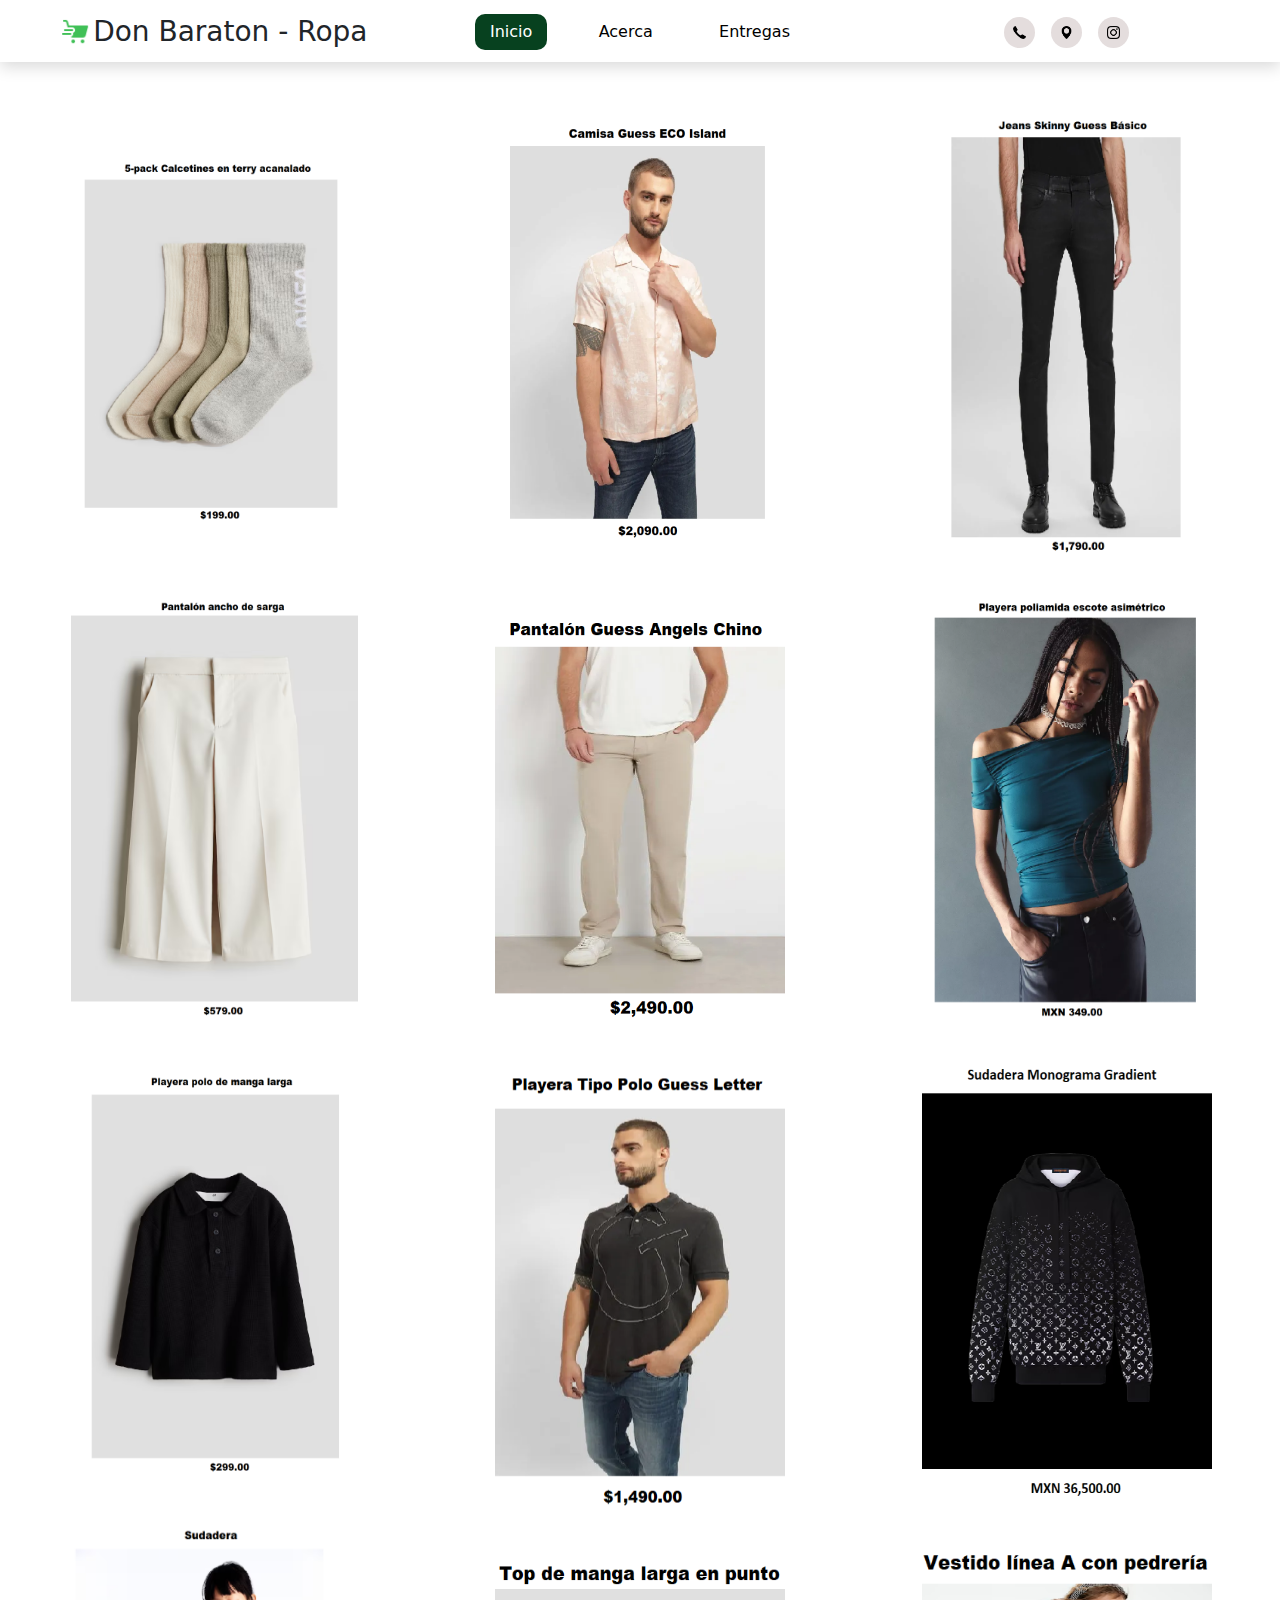
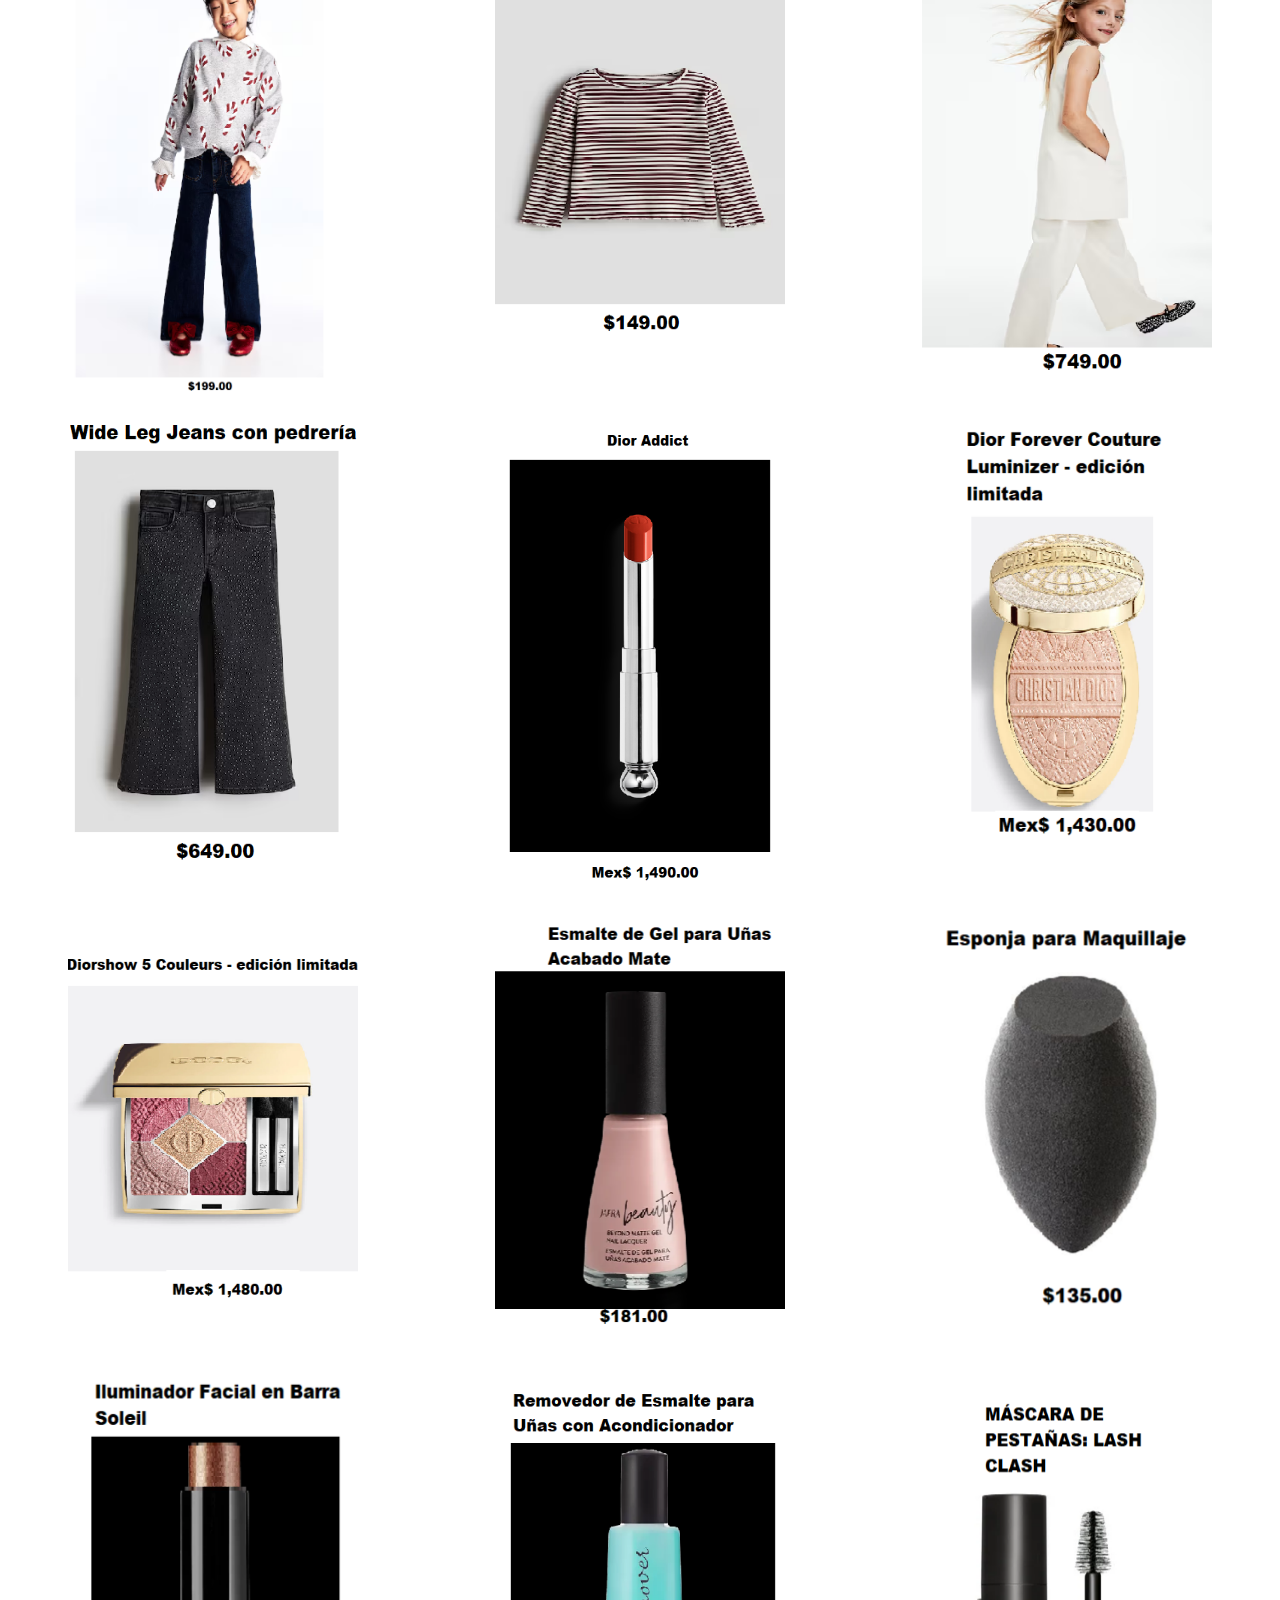
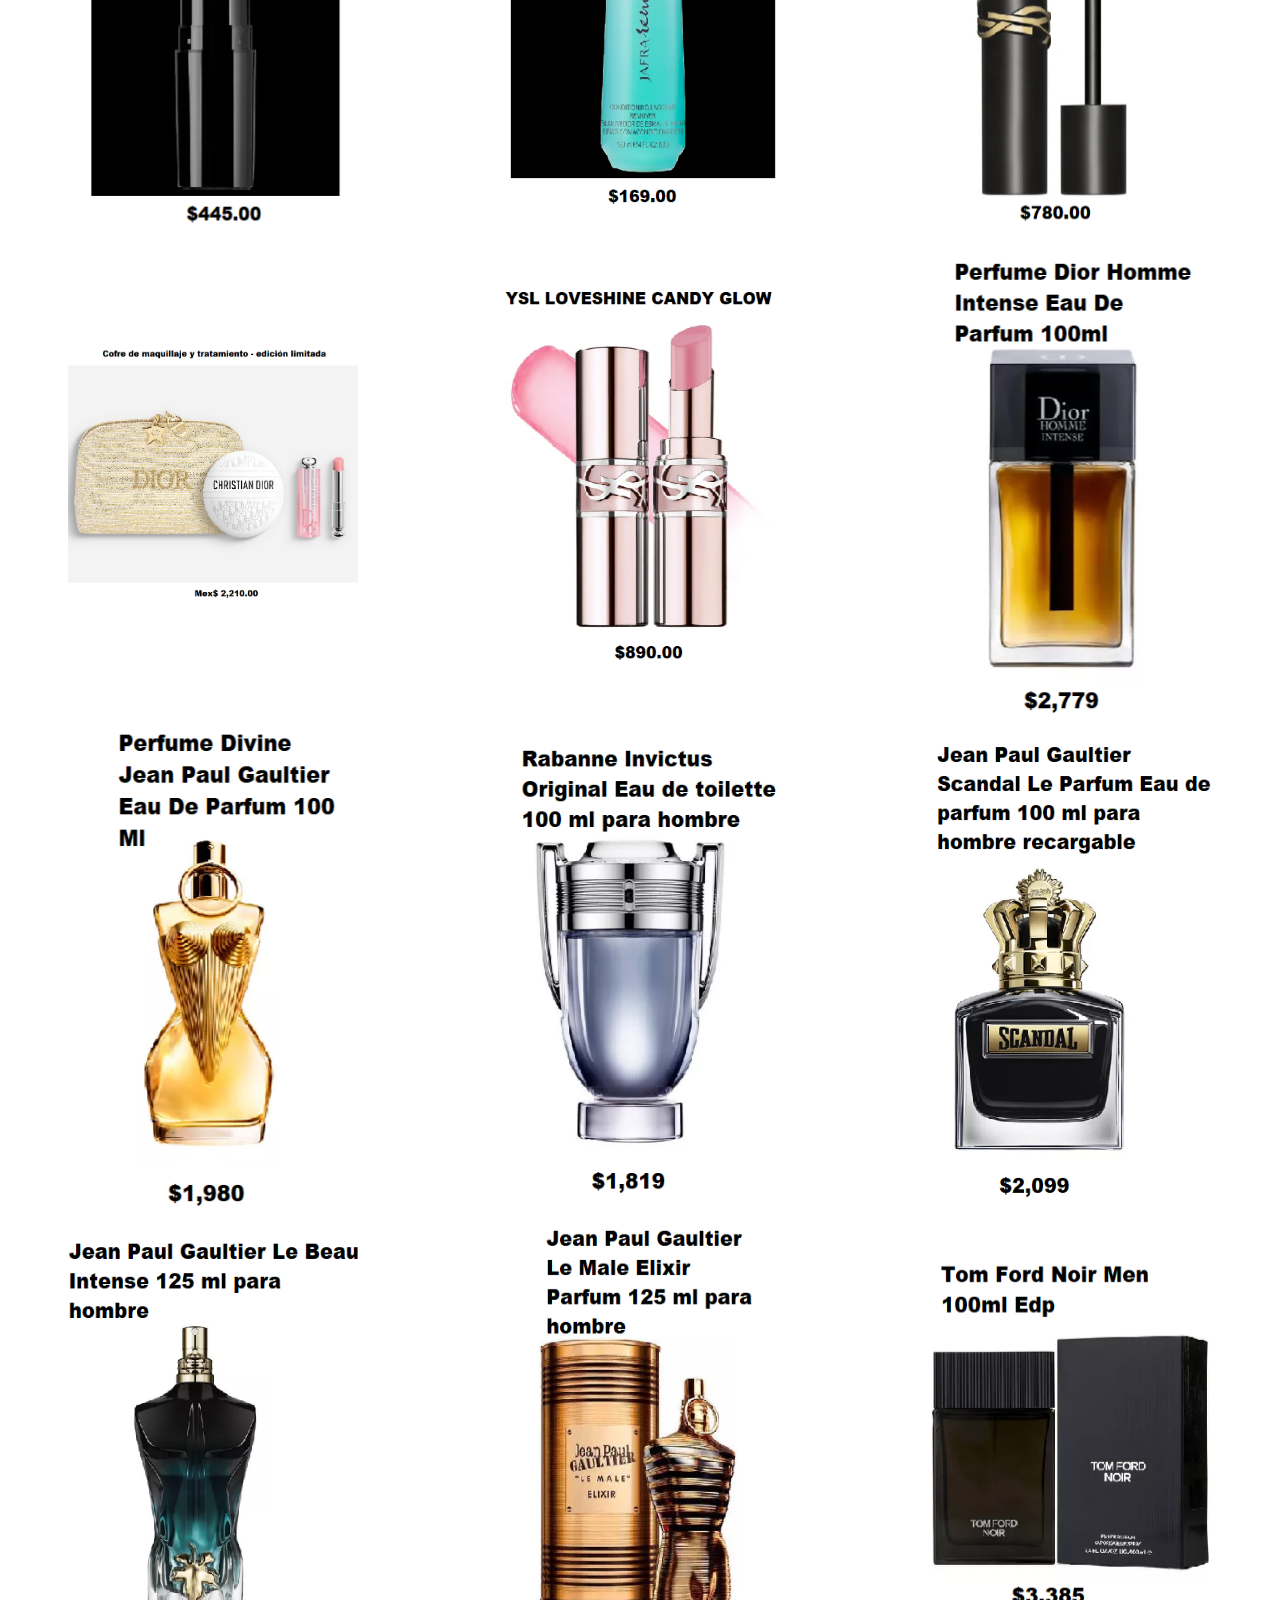
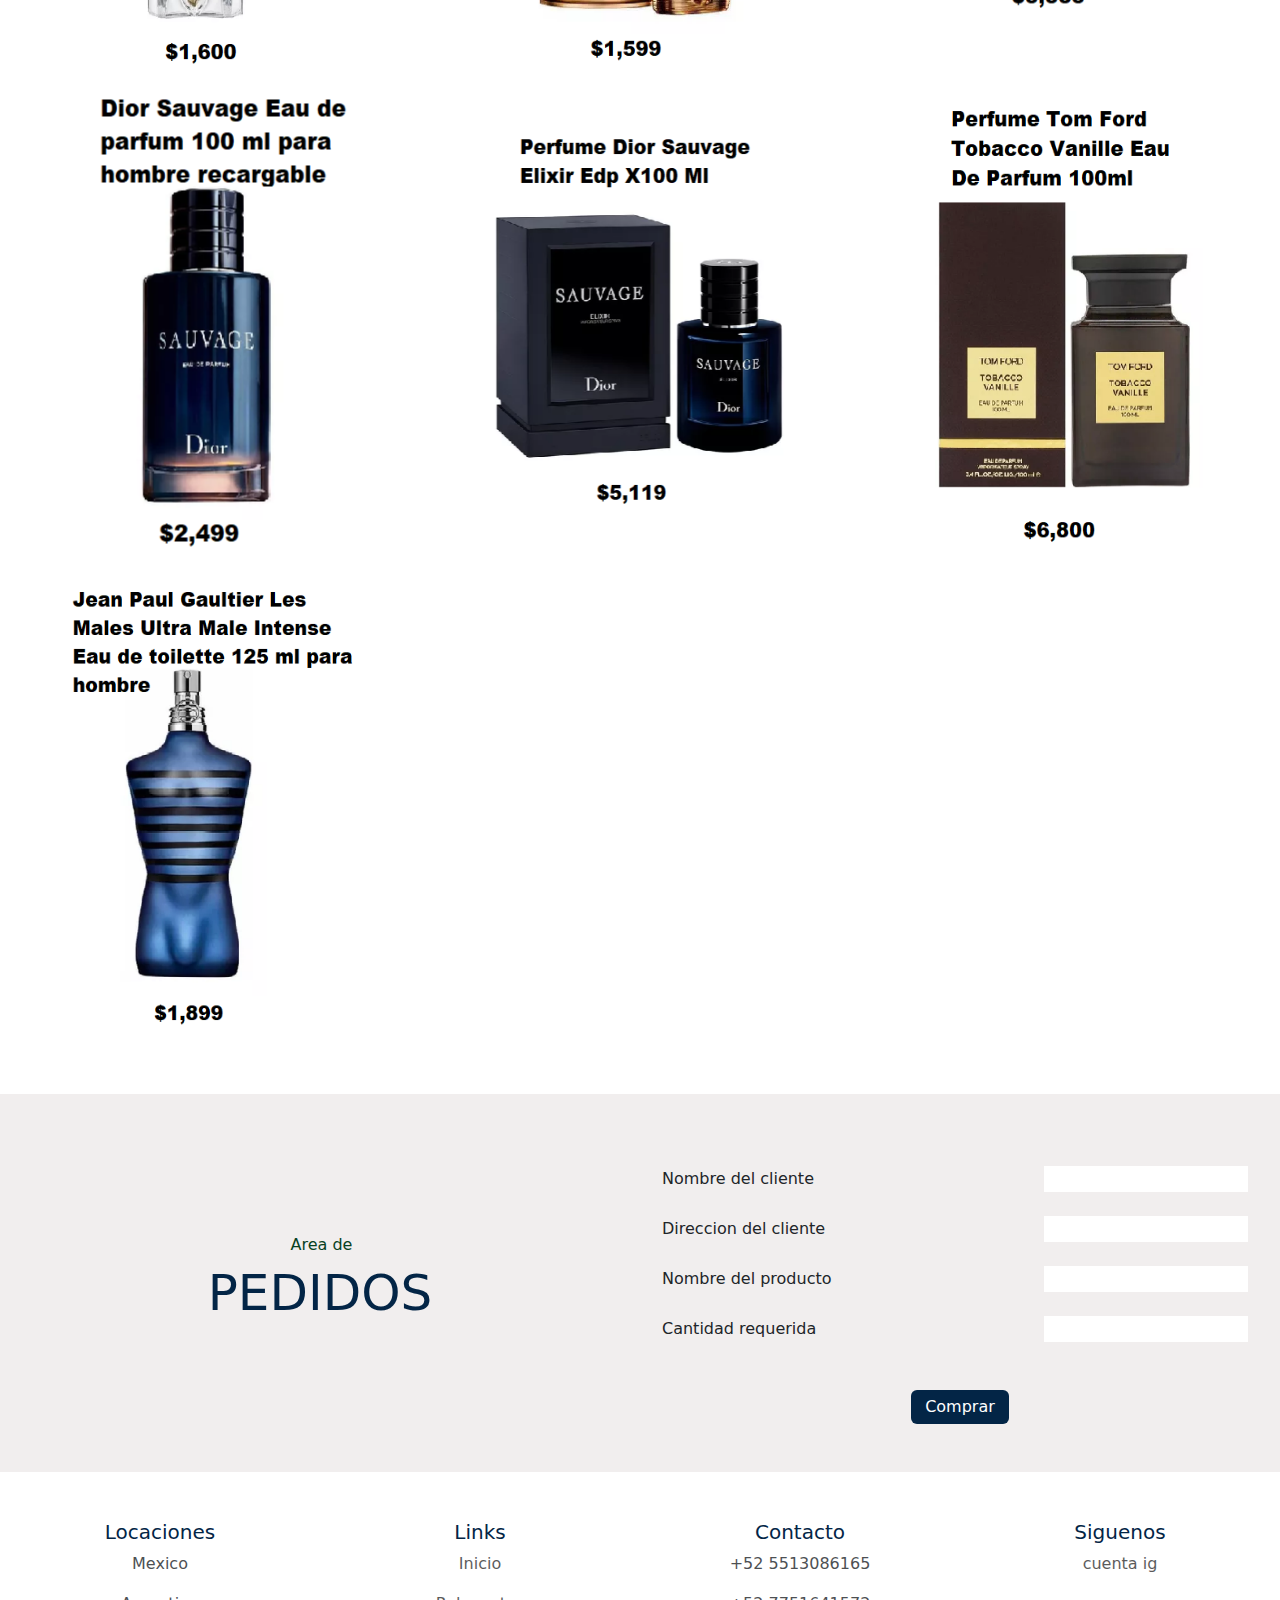
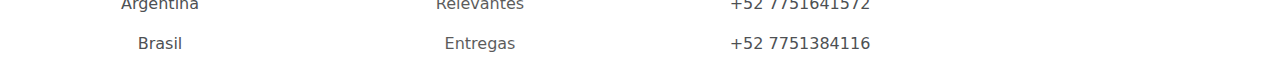
<file: ropa.html>
<!DOCTYPE html>
<html lang="en">
<head>
    <meta charset="UTF-8">
    <meta name="viewport" content="width=device-width, initial-scale=1.0">
    <title>Don Baraton</title>
    <link rel="icon" href="icon.png">
    <link rel="stylesheet" href="style.css">
    <link rel="stylesheet" href="bootstrap.min.css">
    <script src="bootstrap.min.js"></script>
</head>
<body>
    <div class="container-fluid">
        <div id="contHn" class="row shadowBox">
            <header class="col-12 col-sm-4 col-md-4 centerFlex paddingContHn">
                <img id="iconHeader" src="icon.png" alt="icon">
                <h3 class="m-0">Don Baraton - Ropa</h3>
            </header>
            <nav id="nav" class="col-12 col-sm-8 col-md-4 centerFlex paddingContHn">
                <a id="navHrefPrin" class="navHref textNoDec" href="index.html">Inicio</a>
                <a class="navHref textNoDec transition" href="index.html#secMbros">Acerca</a>
                <a class="navHref textNoDec transition" href="index.html#secEn">Entregas</a>
                <a id="categoria" class="navHref textNoDec transition disabled">ropa</a>
            </nav>
            <div id="ops" class="col-0 col-sm-0 col-md-4 centerFlex paddingContHn">
                <a class="centerFlex opsHref transition borderCi" href="#secPedido"><img src="tel.png" alt=""></a>
                <a class="centerFlex opsHref transition borderCi" href="index.html#secUbi"><img src="ubi.png" alt=""></a>
                <a class="centerFlex opsHref transition borderCi" href="https://www.instagram.com/donbaraton.es"><img src="ig.png" alt=""></a>
            </div>
        </div><br>
        <main id="secMain" class="row">
            <div class="col-12 col-sm-6 col-md-4 centerFlex">
                <img src="r1.png" alt="" class="imgPro">
            </div>
            <div class="col-12 col-sm-6 col-md-4 centerFlex">
                <img src="r2.png" alt="" class="imgPro">
            </div>
            <div class="col-12 col-sm-6 col-md-4 centerFlex">
                <img src="r3.png" alt="" class="imgPro">
            </div>
            <div class="col-12 col-sm-6 col-md-4 centerFlex">
                <img src="r4.png" alt="" class="imgPro">
            </div>
            <div class="col-12 col-sm-6 col-md-4 centerFlex">
                <img src="r5.png" alt="" class="imgPro">
            </div>
            <div class="col-12 col-sm-6 col-md-4 centerFlex">
                <img src="r6.png" alt="" class="imgPro">
            </div>
            <div class="col-12 col-sm-6 col-md-4 centerFlex">
                <img src="r7.png" alt="" class="imgPro">
            </div>
            <div class="col-12 col-sm-6 col-md-4 centerFlex">
                <img src="r8.png" alt="" class="imgPro">
            </div>
            <div class="col-12 col-sm-6 col-md-4 centerFlex">
                <img src="r9.png" alt="" class="imgPro">
            </div>
            <div class="col-12 col-sm-6 col-md-4 centerFlex">
                <img src="r10.png" alt="" class="imgPro">
            </div>
            <div class="col-12 col-sm-6 col-md-4 centerFlex">
                <img src="r11.png" alt="" class="imgPro">
            </div>
            <div class="col-12 col-sm-6 col-md-4 centerFlex">
                <img src="r12.png" alt="" class="imgPro">
            </div>
            <div class="col-12 col-sm-6 col-md-4 centerFlex">
                <img src="r13.png" alt="" class="imgPro">
            </div>
            <div class="col-12 col-sm-6 col-md-4 centerFlex">
                <img src="r14.png" alt="" class="imgPro">
            </div>
            <div class="col-12 col-sm-6 col-md-4 centerFlex">
                <img src="r15.png" alt="" class="imgPro">
            </div>
            <div class="col-12 col-sm-6 col-md-4 centerFlex">
                <img src="r16.png" alt="" class="imgPro">
            </div>
            <div class="col-12 col-sm-6 col-md-4 centerFlex">
                <img src="r17.png" alt="" class="imgPro">
            </div>
            <div class="col-12 col-sm-6 col-md-4 centerFlex">
                <img src="r18.png" alt="" class="imgPro">
            </div>
            <div class="col-12 col-sm-6 col-md-4 centerFlex">
                <img src="r19.png" alt="" class="imgPro">
            </div>
            <div class="col-12 col-sm-6 col-md-4 centerFlex">
                <img src="r20.png" alt="" class="imgPro">
            </div>
            <div class="col-12 col-sm-6 col-md-4 centerFlex">
                <img src="r21.png" alt="" class="imgPro">
            </div>
            <div class="col-12 col-sm-6 col-md-4 centerFlex">
                <img src="r22.png" alt="" class="imgPro">
            </div>
            <div class="col-12 col-sm-6 col-md-4 centerFlex">
                <img src="r23.png" alt="" class="imgPro">
            </div>
            <div class="col-12 col-sm-6 col-md-4 centerFlex">
                <img src="r24.png" alt="" class="imgPro">
            </div>
            <div class="col-12 col-sm-6 col-md-4 centerFlex">
                <img src="r25.png" alt="" class="imgPro">
            </div>
            <div class="col-12 col-sm-6 col-md-4 centerFlex">
                <img src="r26.png" alt="" class="imgPro">
            </div>
            <div class="col-12 col-sm-6 col-md-4 centerFlex">
                <img src="r27.png" alt="" class="imgPro">
            </div>
            <div class="col-12 col-sm-6 col-md-4 centerFlex">
                <img src="r28.png" alt="" class="imgPro">
            </div>
            <div class="col-12 col-sm-6 col-md-4 centerFlex">
                <img src="r29.png" alt="" class="imgPro">
            </div>
            <div class="col-12 col-sm-6 col-md-4 centerFlex">
                <img src="r30.png" alt="" class="imgPro">
            </div>
            <div class="col-12 col-sm-6 col-md-4 centerFlex">
                <img src="r31.png" alt="" class="imgPro">
            </div>
            <div class="col-12 col-sm-6 col-md-4 centerFlex">
                <img src="r32.png" alt="" class="imgPro">
            </div>
            <div class="col-12 col-sm-6 col-md-4 centerFlex">
                <img src="r33.png" alt="" class="imgPro">
            </div>
            <div class="col-12 col-sm-6 col-md-4 centerFlex">
                <img src="r34.png" alt="" class="imgPro">
            </div>
        </main><br><br>
        <section id="secPedido" class="row secSecon pt-4">
            <div class="col-md-6 centerFlex">
                <center>
                    <h6 class="h6S">Area de</h6>
                    <h1 class="h1S">PEDIDOS</h1><br>
                </center>
            </div>
            <div class="col-md-6"><br><br>
                <center>
                    <form action="">
                        <div class="divLI centerFlex"><label for="">Nombre del cliente</label><input type="text" required title="Nombre"></div><br>
                        <div class="divLI centerFlex"><label for="">Direccion del cliente</label><input type="text" required title="Direccion"></div><br>
                        <div class="divLI centerFlex"><label for="">Nombre del producto</label><input type="text" required title="Producto"></div><br>
                        <div class="divLI centerFlex"><label for="">Cantidad requerida</label><input type="text" required title="Cantidad"></div><br><br>
                        <input id="btnCompra" type="submit" class="btn btn-primary" value="Comprar">
                    </form>
                </center><br><br>
            </div>
        </section><br><br>
        <footer id="footerPage" class="row">
            <div class="col-md-3">
                <center>
                    <h1 class="h1Footer">Locaciones</h1>
                    <p class="pLow">Mexico</p>
                    <p class="pLow">Argentina</p>
                    <p class="pLow">Brasil</p>
                </center>
            </div>
            <div class="col-md-3">
                <center>
                    <h1 class="h1Footer">Links</h1>
                    <p class="pLow"><a class="textNoDec" href="index.html">Inicio</a></p>
                    <p class="pLow"><a class="textNoDec" href="index.html#secPr">Relevantes</a></p>
                    <p class="pLow"><a class="textNoDec" href="index.html#secEn">Entregas</a></p>
                </center>
            </div>
            <div class="col-md-3">
                <center>
                    <h1 class="h1Footer">Contacto</h1>
                    <p class="pLow">+52 5513086165</p>
                    <p class="pLow">+52 7751641572</p>
                    <p class="pLow">+52 7751384116</p>
                </center>
            </div>
            <div class="col-md-3">
                <center>
                    <h1 class="h1Footer">Siguenos</h1>
                    <p class="pLow"><a class="textNoDec" href="#https://instagram.com/">cuenta ig</a></p>
                </center>
            </div>
        </footer>
</body>
</html>
</file>
<file: style.css>
html{
    scroll-behavior: smooth; /* Hace que el cambio entre secciones de la pagina sea suave cuando se utilizan los elementos a */
}
*:not(a){ /* Todos los elementos menos el que se indica en los parentesis del not */
    cursor: default; 
}
.h1S{
    font-size: 50px;
    color: #032546;
}
.card-img-top{
    padding: 20px;
}
.desPro{
    width: 75%;
    font-size: 14px;
    text-align: center;
}
.h6S{
    color: #07411f;
    font-weight: 400;
    padding-left: 3px;
}
.navHref{
    padding: 6px 15px 6px 15px;
    border-radius: 10px;
    color: #000;
}
.textNoDec{
    text-decoration: none;
}
.navHref:hover{
    background-color: #e4dddd;
}
.centerFlex{
    display: flex;
    justify-content: center;
    align-items: center;
}
.shadowBox{
    box-shadow: 0px 5px 15px rgba(0, 0, 0, 0.15);
}
.textL{
    text-align: left;
}
.paddingContHn{
    padding: 14px 10px 12px 10px;
}
.opsHref{
    margin-inline: 8px; /* Margen en el plano x */
    padding: 9px 9px 9px 9px; /* top left bottom right */
    background-color: #e4dddd;
}
.opsHref:hover{
    background-color: #bbb6b6;
}
.borderCi{
    border-radius: 50%; /* Hace que nuestros elementos completamente circulares */
}
.transition{
    transition: 500ms ease; /* Nos da una animacion suave para los cambios dinamicos que podamos llegar a hacer en los elementos */
    /* ms es milisegundos */
}
.pLow{
    opacity: 0.8;
}
.textSectionMain{
    width: 80%;
}
.card{
    margin: 20px;
}
.lblChange{
    margin-inline: 4px;
    background-color: #e4dddd;
    cursor: pointer;
}
.p6Tod, #btnSubir{
    padding: 6px 6px 6px 6px;
}
.h1Footer{
    color: #032546;
    font-size: 20px;
}
.imgAside{
    width: 380px;
    filter: drop-shadow(0px 20px 10px rgba(0, 0, 0, 0.2)); /* Le da una caja de sombra las imagenes png */
}
.imgEn{
    width: 20px;
    margin: 0px 5px 3px 5px;
}
.card-body a:hover{ /* hover es evento de los elementos  */
    transition: 300ms ease;
    background-color: #07411f;
    transform: scale(1.1); /* Transforma el tamaño del elemento */
}
.lblEn{
    width: 27%;
    background-color: #f1eeee;
    margin-bottom: 30px;
    border-radius: 10px;
}
.secSecon{
    background-color: #f1eeee;
}
.lblEn:hover{
    background-color: #e4dddd;
}
.divLI{
    width: 100%;
    justify-content: space-between;
    padding-right: 20px;
    padding-left: 10px;
}
.divLI input{
    outline: none;
    border: none;
    cursor: auto;
}
.lblNB{
    width: 50px;
    height: 50px;
    font-size: 30px;
    background-color: #e4dddd;
}
.disabled{
    display: none;
}
#lblNext{
    transform: rotate(180deg);
}
#lblChange1{
    background-color: #368f5b;
}
#btnSubir{
    margin-left: 10px;
}
#navHrefPrin{
    background-color: #07411f;
    color: #fff;
}
.imgPro{
    width: 290px;
    height: 480px;
}
.pLow a{
    color: #000;
    opacity: 0.8;
}
#secPrinProduct{
    height: 500px;
}
#mainAs{
    height: 500px;
}
.card-body a, #btnPrinSM, #btnNos, #btnCompra{
    background-color: #032546;
    border: none;
    padding: 5px 14px 5px 14px;
}
#nav{
    justify-content: space-evenly;
}
#ops img{
    width: 13px;
}
#iconHeader{
    width: 28px;
    margin-inline: 3px;
}
#secPr{
    padding: 30px 0px 30px 0px;
}
iframe{
    margin-bottom: 15px;
}
</file>
